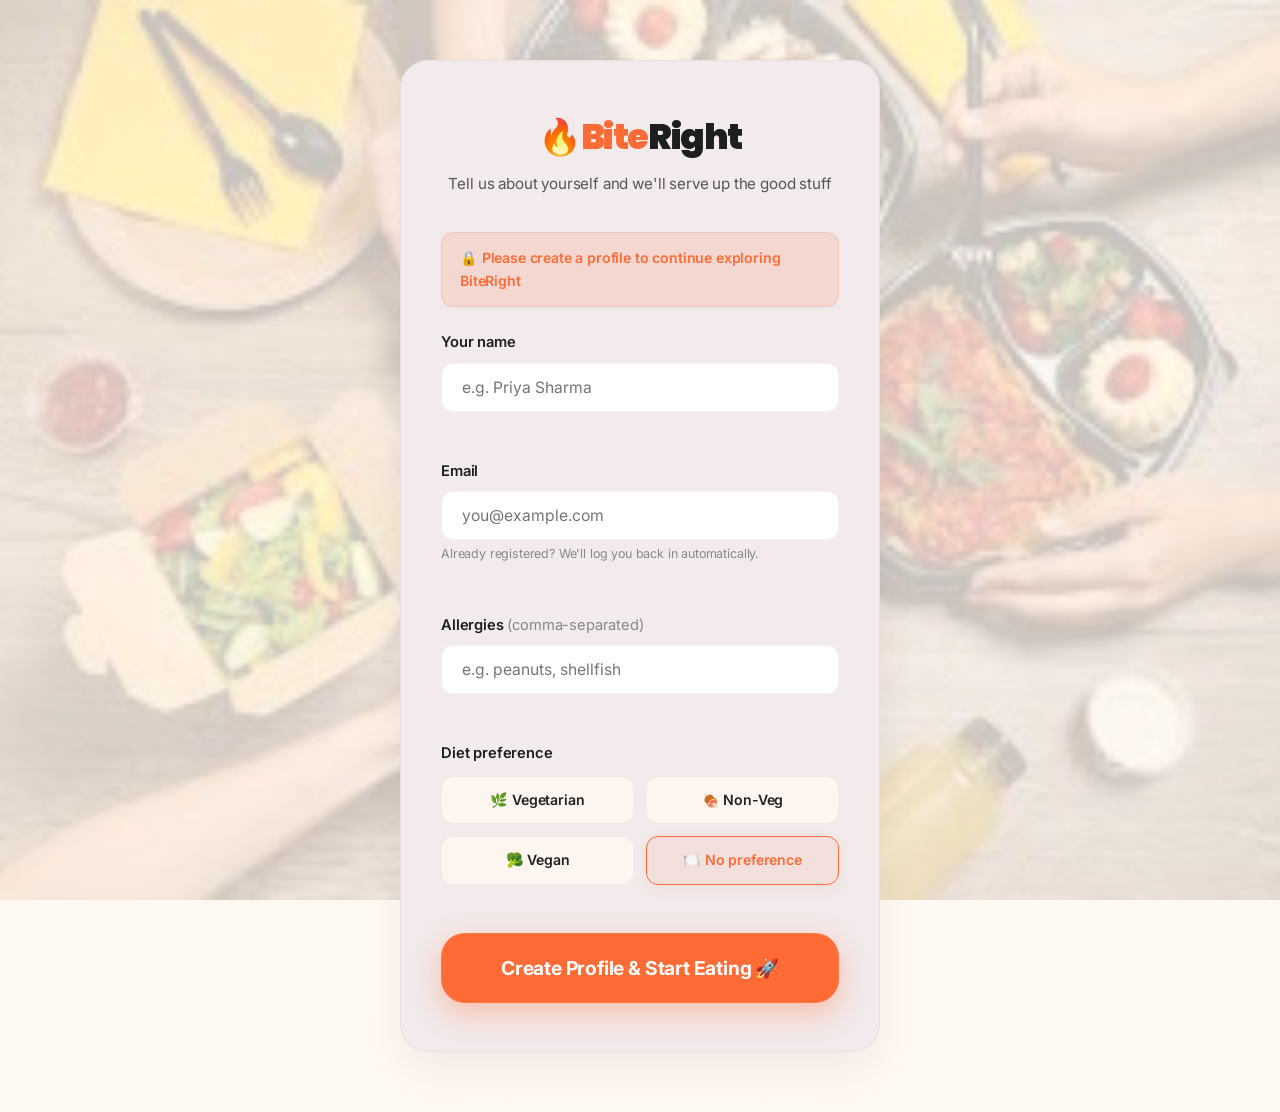
<file: templates/index.html>
<!DOCTYPE html>
<html lang="en">
<head>
<meta charset="UTF-8"/>
<meta name="viewport" content="width=device-width, initial-scale=1.0"/>
<title>BiteRight — Discover What to Eat</title>
<link rel="stylesheet" href="/static/style.css"/>
<style>
.hero { 
  position: relative;
  overflow: hidden;
  min-height: 580px;
  display: flex;
  align-items: center;
  background: var(--bg2); 
}
.hero-bg { 
  position: absolute;
  inset: 0;
  background: radial-gradient(ellipse 60% 80% at 75% 50%, rgba(255,107,53,0.16) 0%, transparent 70%),
              radial-gradient(ellipse 40% 60% at 20% 80%, rgba(46,204,113,0.08) 0%, transparent 60%), var(--bg2); 
}
.hero-emoji-grid { 
  position: absolute;
  right: 80px;
  top: 50%;
  transform: translateY(-50%); 
  display: grid;
  grid-template-columns: repeat(3, 85px);
  gap: 16px;
  opacity: 0.9; 
}
.hero-emoji-cell { 
  width: 85px;
  height: 85px; 
  background: rgba(255, 255, 255, 0.85);
  backdrop-filter: blur(8px);
  border: 1px solid rgba(255, 107, 53, 0.1);
  border-radius: 24px; 
  display: flex;
  align-items: center;
  justify-content: center;
  font-size: 2.4rem; 
  box-shadow: var(--shadow);
  animation: floatEmoji var(--dur, 4s) var(--delay, 0s) ease-in-out infinite alternate; 
}
@keyframes floatEmoji { 
  from { transform: translateY(0) rotate(0deg); } 
  to { transform: translateY(-12px) rotate(5deg); } 
}
.hero-content { 
  position: relative;
  z-index: 2;
  padding: 80px 48px;
  max-width: 620px; 
}
.hero-label { 
  display: inline-flex;
  align-items: center;
  gap: 8px; 
  background: var(--primary-glow-hd);
  border: 1px solid var(--border-hot); 
  border-radius: 100px;
  padding: 8px 18px; 
  font-size: 0.82rem;
  font-weight: 700;
  color: var(--primary);
  letter-spacing: 0.05em;
  text-transform: uppercase;
  margin-bottom: 24px; 
}
.hero-title { 
  font-family: 'Poppins', sans-serif;
  font-weight: 900;
  font-size: clamp(2.6rem, 5vw, 3.8rem);
  line-height: 1.15;
  color: var(--secondary);
  margin-bottom: 20px; 
  letter-spacing: -0.03em;
}
.hero-title em { 
  color: var(--primary); 
  font-style: normal; 
}
.hero-sub { 
  font-size: 1.1rem;
  color: var(--text-secondary);
  line-height: 1.65;
  margin-bottom: 36px; 
}
.hero-ctas { 
  display: flex;
  gap: 16px;
  flex-wrap: wrap; 
}
.hero-stats { 
  display: flex;
  gap: 36px;
  margin-top: 48px;
  padding-top: 32px;
  border-top: 1px solid var(--border); 
}
.stat-val { 
  font-family: 'Poppins', sans-serif;
  font-weight: 800;
  font-size: 1.8rem;
  color: var(--secondary); 
}
.stat-lbl { 
  font-size: 0.82rem;
  color: var(--text-secondary);
  margin-top: 4px; 
}
.search-strip { 
  background: var(--surface);
  border-bottom: 1px solid var(--border);
  padding: 24px; 
  box-shadow: var(--shadow-sm);
}
.search-strip-inner { 
  max-width: 680px;
  margin: 0 auto; 
}
.mood-grid { 
  display: grid;
  grid-template-columns: repeat(4, 1fr);
  gap: 20px; 
}
.mood-card { 
  background: var(--surface);
  border: 1px solid var(--border);
  border-radius: var(--radius); 
  padding: 32px 20px;
  text-align: center;
  cursor: pointer;
  transition: var(--transition-bounce);
  text-decoration: none;
  display: block; 
  box-shadow: var(--shadow-sm);
}
.mood-card:hover { 
  border-color: var(--c);
  transform: translateY(-6px); 
  box-shadow: 0 16px 35px color-mix(in srgb, var(--c) 25%, rgba(0,0,0,0.05)); 
  background: color-mix(in srgb, var(--c) 6%, var(--surface)); 
}
.mood-emoji { 
  font-size: 3rem;
  margin-bottom: 12px;
  display: block; 
  transition: var(--transition-bounce);
}
.mood-card:hover .mood-emoji {
  transform: scale(1.15) rotate(5deg);
}
.mood-label { 
  font-family: 'Poppins', sans-serif;
  font-weight: 700;
  font-size: 1.05rem;
  color: var(--secondary); 
}
.mood-desc  { 
  font-size: 0.82rem;
  color: var(--text-secondary);
  margin-top: 6px; 
}
.rest-card { 
  background: var(--surface);
  border: 1px solid var(--border);
  border-radius: var(--radius);
  overflow: hidden;
  transition: var(--transition-bounce);
  cursor: pointer;
  text-decoration: none;
  display: block;
  color: inherit; 
  box-shadow: var(--shadow);
}
.rest-card:hover { 
  border-color: var(--border-hot);
  transform: translateY(-6px);
  box-shadow: var(--shadow-hot); 
}
.rest-img { 
  height: 180px;
  background: linear-gradient(135deg, var(--surface-2) 0%, var(--surface) 100%);
  display: flex;
  align-items: center;
  justify-content: center;
  font-size: 4.5rem;
  position: relative; 
  border-bottom: 1px solid var(--border);
}
.rest-badge { 
  position: absolute;
  top: 14px;
  right: 14px;
  background: rgba(30,30,30,0.85);
  backdrop-filter: blur(8px);
  -webkit-backdrop-filter: blur(8px);
  border: 1px solid rgba(255, 255, 255, 0.1);
  border-radius: 100px;
  padding: 6px 12px;
  font-size: 0.78rem;
  font-weight: 700;
  color: #F1C40F; 
  box-shadow: var(--shadow-sm);
}
.rest-body  { 
  padding: 22px; 
}
.rest-name  { 
  font-family: 'Poppins', sans-serif;
  font-weight: 700;
  font-size: 1.15rem;
  color: var(--secondary);
  margin-bottom: 8px; 
}
.rest-meta  { 
  font-size: 0.88rem;
  color: var(--text-secondary);
  display: flex;
  gap: 16px;
  margin-bottom: 18px;
  flex-wrap: wrap; 
}
.feature-strip { 
  margin-top: 80px;
  padding: 44px;
  background: rgba(255, 255, 255, 0.5);
  backdrop-filter: blur(10px);
  -webkit-backdrop-filter: blur(10px);
  border: 1px solid var(--border);
  border-radius: var(--radius-lg);
  display: grid;
  grid-template-columns: repeat(3, 1fr); 
  box-shadow: var(--shadow-sm);
}
.feature-item { 
  padding: 0 36px;
  text-align: center;
  border-right: 1px solid var(--border); 
}
.feature-item:last-child { 
  border-right: none; 
}
.feature-icon  { 
  font-size: 2.2rem;
  margin-bottom: 12px; 
}
.feature-title { 
  font-family: 'Poppins', sans-serif;
  font-weight: 700;
  font-size: 1.1rem;
  margin-bottom: 8px; 
}
.feature-desc  { 
  font-size: 0.88rem;
  color: var(--text-secondary);
  line-height: 1.6; 
}
@media (max-width:900px) { 
  .hero-emoji-grid { display: none; } 
  .hero-content { padding: 60px 24px; } 
  .mood-grid { grid-template-columns: repeat(2, 1fr); } 
  .feature-strip { grid-template-columns: 1fr; padding: 20px; } 
  .feature-item { border-right: none; border-bottom: 1px solid var(--border); padding: 24px 0; } 
  .feature-item:last-child { border-bottom: none; } 
}
</style>
</head>
<body>
<script>
if (!localStorage.getItem('br_user')) {
  location.replace('login.html?next=' + encodeURIComponent(location.pathname + location.search));
}
</script>
<div id="nav-root"></div>



<section class="hero">
  <div class="hero-floats" aria-hidden="true">
    <span class="hero-float f1">🍕</span>
    <span class="hero-float f2">🍜</span>
    <span class="hero-float f3">🍰</span>
    <span class="hero-float f4">🍔</span>
    <span class="hero-float f5">🌮</span>
    <span class="hero-float f6">🍣</span>
    <span class="hero-float f7">🥐</span>
    <span class="hero-float f8">🍟</span>
    <span class="hero-float f9">🍩</span>
    <span class="hero-float f10">🍝</span>
  </div>

  <div class="hero-bg-grid"></div>
  <div class="hero-emoji-grid" id="emojiGrid"></div>
  <div class="hero-content">
    <div class="hero-label">🔥 AI-powered food picks</div>
    <h1 class="hero-title">Eat Smarter with<br><em>BiteRight</em></h1>
    <p class="hero-sub">Personalized food recommendations based on your mood, preferences and health.</p>
    <div class="hero-ctas">
      <a href="restaurants.html" class="btn btn-primary btn-lg">Explore Restaurants →</a>
      <a href="recommendations.html" class="btn btn-secondary btn-lg">Get Recommendations</a>
    </div>
    <div class="hero-stats">
      <div><div class="stat-val">50+</div><div class="stat-lbl">Restaurants</div></div>
      <div><div class="stat-val">500+</div><div class="stat-lbl">Dishes</div></div>
      <div><div class="stat-val">AI</div><div class="stat-lbl">Smart Picks</div></div>
    </div>
  </div>
</section>

<div class="search-strip">
  <div class="search-strip-inner">
    <div class="search-bar"><span class="search-icon">🔍</span><input type="text" placeholder="Search for dishes, cuisines, moods…" id="searchInput"/></div>
  </div>
</div>

<main class="page">
  <section class="mb-32 fade-up">
    <div class="section-head mb-24">
      <div><div class="section-title">What's your mood?</div><div class="section-sub">Let us pick the perfect dish for how you feel right now</div></div>
    </div>
    <div class="mood-grid" id="moodGrid"></div>
  </section>

  <section class="mb-32">
    <div class="section-head">
      <div><div class="section-title fade-up">Popular Restaurants</div><div class="section-sub fade-up-d1">Handpicked spots delivering joy, one bite at a time</div></div>
      <a href="restaurants.html" class="btn btn-ghost btn-sm">View all →</a>
    </div>
    <div class="grid-auto" id="restGrid"><div class="loader-wrap"><div class="spinner"></div></div></div>
  </section>

  <div class="feature-strip fade-up">
    <div class="feature-item"><div class="feature-icon">🧠</div><div class="feature-title">AI Recommendations</div><div class="feature-desc">Our smart engine matches dishes to your mood, time of day, and diet.</div></div>
    <div class="feature-item"><div class="feature-icon">🛡️</div><div class="feature-title">Allergy-Safe</div><div class="feature-desc">Every dish is checked against your allergies before showing up.</div></div>
    <div class="feature-item"><div class="feature-icon">⚡</div><div class="feature-title">Fast Ordering</div><div class="feature-desc">Add to cart, review, and place your order in under 60 seconds.</div></div>
  </div>
</main>

<div id="searchResults" class="hidden" style="position:fixed;inset:0;z-index:200;background:rgba(14,12,10,0.95);backdrop-filter:blur(10px);overflow-y:auto;padding:80px 24px 40px;"></div>
<div id="float-root"></div>

<script type="module">
import { renderNav, renderFloatCart, Cart, MOODS, toast, bindCartButtons, dishCard, requireAuth } from '/static/app.js';
import { getRestaurants, searchMenu } from '/static/api.js';

document.getElementById('nav-root').innerHTML  = renderNav('/index.html');
document.getElementById('float-root').innerHTML = renderFloatCart();
Cart.init();

const foodEmojis = ['🍕','🍜','🍛','🥗','🍔','🌮','🥘','🍱','🍝','🍲','🥩','🍣'];
document.getElementById('emojiGrid').innerHTML = foodEmojis.slice(0,9).map((e,i) =>
  `<div class="hero-emoji-cell" style="--dur:${3+i%3}s;--delay:${(i*0.4)%2}s">${e}</div>`).join('');

const moodDescs = { comfort:'Warm & cozy bites', healthy:'Clean & nutritious', spicy:'Turn up the heat 🔥', cheat_meal:'Guilt-free indulgence' };
document.getElementById('moodGrid').innerHTML = MOODS.map((m,i) => `
  <a href="recommendations.html?mood=${m.id}" class="mood-card fade-up-d${i%4+1}" style="--c:${m.color}">
    <span class="mood-emoji">${m.emoji}</span>
    <div class="mood-label">${m.label}</div>
    <div class="mood-desc">${moodDescs[m.id]||''}</div>
  </a>`).join('');

const EMOJI    = ['🏠','🌟','🍽️','🔥','🌿','⚡'];
const restGrid = document.getElementById('restGrid');
try {
  requireAuth();
  const list = await getRestaurants();
  restGrid.innerHTML = list.slice(0,6).map((r,i) => `
    <a class="rest-card fade-up-d${i%4+1}" href="menu.html?restaurant=${r.id}&name=${encodeURIComponent(r.name||'Restaurant')}">
      <div class="rest-img">${EMOJI[i%EMOJI.length]}<div class="rest-badge">⭐ ${r.rating ? parseFloat(r.rating).toFixed(1) : (4+Math.random()).toFixed(1)}</div></div>
      <div class="rest-body">
        <div class="rest-name">${r.name||'Restaurant'}</div>
        <div class="rest-meta"><span>🕐 ${20+Math.floor(Math.random()*20)} min</span><span>🛵 Free delivery</span></div>
        <span class="btn btn-primary btn-sm" style="pointer-events:none">View Menu →</span>
      </div>
    </a>`).join('') || '<div class="empty"><div class="empty-icon">🍽️</div><h3>No restaurants yet</h3></div>';
} catch (err) {
  if (err.message === '__auth_redirect__') { /* redirecting to login */ }
  else {
    console.error('Restaurant load error:', err);
    restGrid.innerHTML = `<div class="empty"><div class="empty-icon">⚠️</div><h3>Couldn't load restaurants</h3><p style="color:#E74C3C;font-weight:600">${err.message || err}</p></div>`;
  }
}

const searchInput   = document.getElementById('searchInput');
const searchResults = document.getElementById('searchResults');
let searchTimer;
searchInput.addEventListener('input', () => {
  clearTimeout(searchTimer);
  const q = searchInput.value.trim();
  if (!q) { searchResults.classList.add('hidden'); return; }
  searchTimer = setTimeout(async () => {
    searchResults.classList.remove('hidden');
    searchResults.innerHTML = `<div style="max-width:900px;margin:0 auto">
      <div style="display:flex;align-items:center;justify-content:space-between;margin-bottom:24px">
        <h2 style="font-family:Syne,sans-serif;font-size:1.4rem">Results for "${q}"</h2>
        <button id="closeSearch" class="btn btn-ghost btn-sm">✕ Close</button>
      </div>
      <div class="loader-wrap"><div class="spinner"></div></div></div>`;
    document.getElementById('closeSearch').onclick = () => { searchResults.classList.add('hidden'); searchInput.value=''; };
    try {
      const items = await searchMenu(q);
      const inner = searchResults.querySelector('div');
      const grid  = document.createElement('div'); grid.className='grid-auto';
      grid.innerHTML = items.map(d => dishCard(d, d.restaurant||'', '', {showAllergy:true})).join('') ||
        `<div class="empty"><div class="empty-icon">🔍</div><h3>No results for "${q}"</h3></div>`;
      inner.querySelector('.loader-wrap')?.remove();
      inner.appendChild(grid);
      bindCartButtons(grid);
    } catch { searchResults.querySelector('.loader-wrap').innerHTML = `<p class="text-muted">Search failed.</p>`; }
  }, 400);
});
document.addEventListener('keydown', e => { if(e.key==='Escape'){searchResults.classList.add('hidden');searchInput.value='';} });
</script>
</body>
</html>
</file>
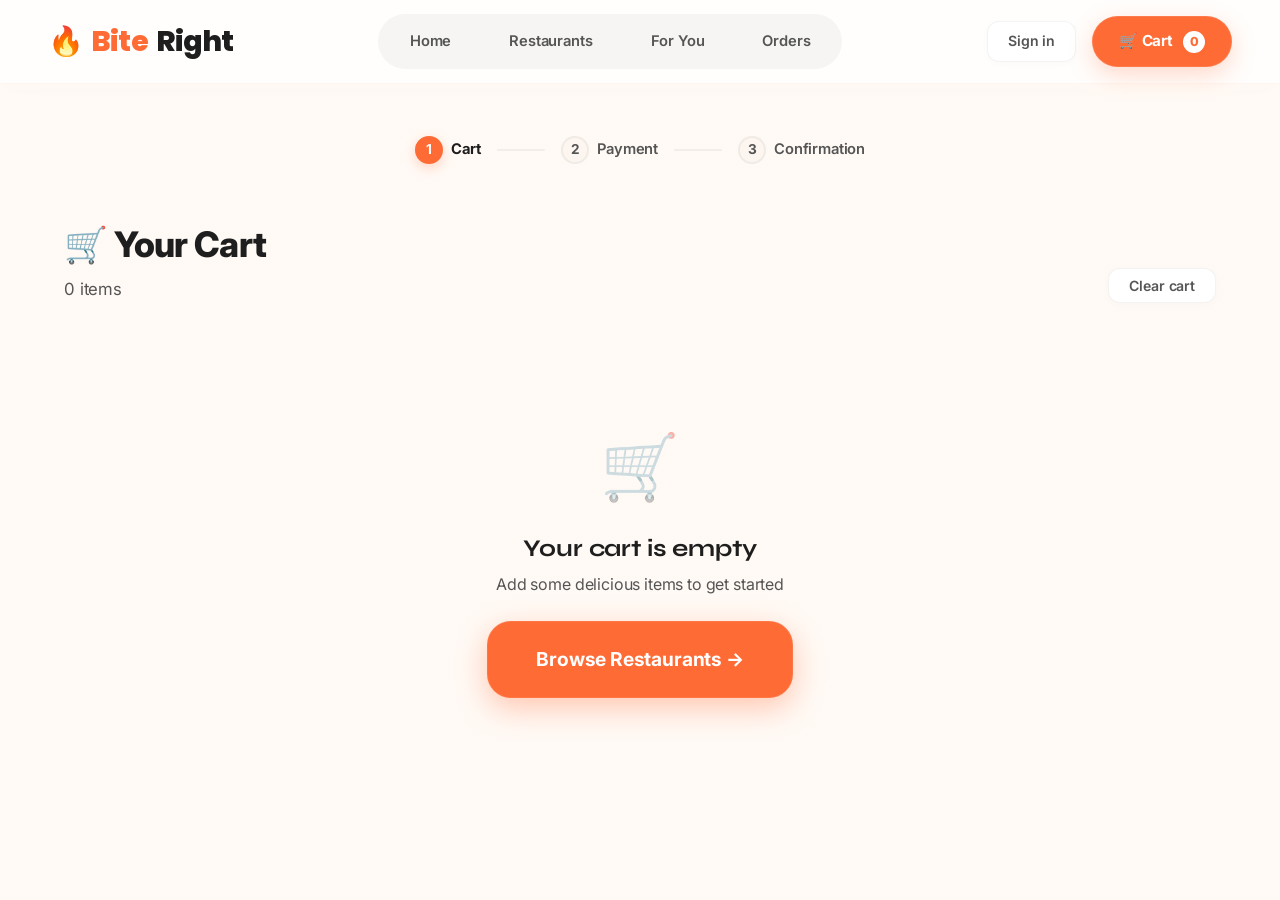
<file: templates/cart.html>
<!DOCTYPE html>
<html lang="en">
<head>
<meta charset="UTF-8"/>
<meta name="viewport" content="width=device-width, initial-scale=1.0"/>
<title>BiteRight — Cart</title>
<link rel="stylesheet" href="/static/style.css"/>
<style>
.cart-layout { 
  display: grid;
  grid-template-columns: 1fr 380px;
  gap: 32px;
  align-items: start; 
}
.cart-item { 
  background: var(--surface);
  border: 1px solid var(--border);
  border-radius: var(--radius);
  padding: 22px;
  display: flex;
  gap: 20px;
  align-items: flex-start;
  transition: var(--transition-bounce); 
  box-shadow: var(--shadow-sm);
}
.cart-item:hover { 
  border-color: var(--border-hot); 
  transform: translateY(-2px);
  box-shadow: var(--shadow);
}
.ci-emoji { 
  width: 60px;
  height: 60px;
  background: var(--surface-2);
  border-radius: var(--radius-sm);
  display: flex;
  align-items: center;
  justify-content: center;
  font-size: 2.2rem;
  flex-shrink: 0; 
  border: 1px solid var(--border);
}
.ci-info  { 
  flex: 1;
  min-width: 0; 
}
.ci-name  { 
  font-family: 'Poppins', sans-serif;
  font-weight: 700;
  font-size: 1.1rem;
  margin-bottom: 6px; 
  color: var(--secondary);
}
.ci-rest  { 
  font-size: 0.82rem;
  color: var(--text-secondary);
  margin-bottom: 8px; 
  font-weight: 500;
}
.ci-mods  { 
  font-size: 0.82rem;
  color: var(--text-secondary);
  margin-bottom: 8px;
  line-height: 1.6; 
}
.ci-mods .mod-pill { 
  display: inline-block;
  background: var(--surface-2);
  border: 1px solid var(--border);
  border-radius: 100px;
  padding: 2px 10px;
  margin: 2px 6px 2px 0;
  font-size: 0.75rem; 
  font-weight: 600;
  color: var(--text-secondary);
}
.ci-notes { 
  font-size: 0.82rem;
  color: var(--primary);
  font-style: italic;
  margin-bottom: 8px; 
  font-weight: 500;
}
.ci-price { 
  font-size: 1.1rem;
  font-weight: 800;
  color: var(--primary); 
}
.qty-ctrl { 
  display: flex;
  align-items: center;
  gap: 12px; 
}
.qty-btn  { 
  width: 32px;
  height: 32px;
  border-radius: 50%;
  border: 1.5px solid var(--border);
  background: var(--surface-2);
  color: var(--secondary);
  cursor: pointer;
  font-size: 1.1rem;
  font-weight: 700;
  display: flex;
  align-items: center;
  justify-content: center;
  transition: var(--transition-bounce); 
}
.qty-btn:hover { 
  border-color: var(--primary);
  color: var(--primary);
  background: var(--primary-glow); 
  transform: scale(1.08);
}
.qty-val  { 
  font-weight: 800;
  min-width: 24px;
  text-align: center;
  font-size: 1.05rem; 
}
.remove-btn { 
  background: none;
  border: none;
  color: var(--text-muted);
  cursor: pointer;
  font-size: 1.25rem;
  padding: 6px;
  transition: var(--transition);
  border-radius: 8px; 
}
.remove-btn:hover { 
  color: var(--danger);
  background: var(--danger-soft); 
}
.order-summary { 
  background: var(--surface);
  border: 1px solid var(--border);
  border-radius: var(--radius-lg);
  padding: 32px;
  position: sticky;
  top: 108px; 
  box-shadow: var(--shadow-md);
}
.os-title { 
  font-family: 'Poppins', sans-serif;
  font-weight: 800;
  font-size: 1.3rem;
  margin-bottom: 24px; 
  color: var(--secondary);
}
.os-row   { 
  display: flex;
  justify-content: space-between;
  align-items: center;
  padding: 12px 0;
  border-bottom: 1px solid var(--border);
  font-size: 0.95rem;
  color: var(--text-secondary); 
  font-weight: 500;
}
.os-total     { 
  font-family: 'Poppins', sans-serif;
  font-size: 1.05rem;
  font-weight: 700;
  color: var(--secondary); 
}
.os-total-val { 
  font-family: 'Poppins', sans-serif;
  font-size: 1.5rem;
  font-weight: 900;
  color: var(--primary); 
}
.place-order-btn { 
  position: relative;
  overflow: hidden; 
}
@media (max-width:900px) { 
  .cart-layout { grid-template-columns: 1fr; } 
  .order-summary { position: relative; top: 0; } 
}
</style>
</head>
<body>
<div id="nav-root"></div>

<main class="page">
  <div class="progress-stepper fade-up">
    <div class="step-item active">
      <span class="step-num">1</span>
      <span class="step-label">Cart</span>
    </div>
    <div class="step-divider"></div>
    <div class="step-item">
      <span class="step-num">2</span>
      <span class="step-label">Payment</span>
    </div>
    <div class="step-divider"></div>
    <div class="step-item">
      <span class="step-num">3</span>
      <span class="step-label">Confirmation</span>
    </div>
  </div>

  <div class="section-head mb-32 fade-up">
    <div>
      <div class="section-title">🛒 Your Cart</div>
      <div class="section-sub" id="cartSubtitle">Loading…</div>
    </div>
    <button class="btn btn-ghost btn-sm" id="clearBtn">Clear cart</button>
  </div>

  <div id="emptyCart" class="hidden" style="text-align:center;padding:80px 20px">
    <div style="font-size:4rem;margin-bottom:16px;opacity:.4">🛒</div>
    <h2 style="font-family:'Syne',sans-serif;font-size:1.5rem;margin-bottom:8px">Your cart is empty</h2>
    <p style="color:var(--text2);margin-bottom:24px">Add some delicious items to get started</p>
    <a href="/restaurants.html" class="btn btn-primary btn-lg">Browse Restaurants →</a>
  </div>

  <div class="cart-layout" id="cartLayout">
    <div id="cartItems" style="display:flex;flex-direction:column;gap:14px;"></div>
    <div class="order-summary fade-up-d2">
      <div class="os-title">Order Summary</div>
      <div class="os-row"><span>Subtotal</span><span id="osSubtotal">₹0</span></div>
      <div class="os-row"><span>Delivery fee</span><span style="color:#2ECC71">FREE</span></div>
      <div class="os-row"><span>Taxes (5%)</span><span id="osTax">₹0</span></div>
      <div class="os-row" style="border:none;padding-top:14px">
        <span class="os-total">Total</span>
        <span class="os-total-val" id="osTotal">₹0</span>
      </div>
      <button class="btn btn-primary btn-full btn-lg place-order-btn mt-16" id="checkoutBtn">
        Choose Delivery Address →
      </button>
      <p style="text-align:center;font-size:0.78rem;color:var(--text3);margin-top:12px">Estimated delivery: 25–35 min</p>
    </div>
  </div>
</main>

<script type="module">
import { renderNav, Cart, User, toast, fmt, isVeg } from '/static/app.js';
import { createOrder } from '/static/api.js';

document.getElementById('nav-root').innerHTML = renderNav('/cart.html');
Cart.init();
const fmt2 = n => `₹${Number(n).toLocaleString('en-IN')}`;

function render() {
  const items    = Cart.get();
  const subtitle = document.getElementById('cartSubtitle');
  const layout   = document.getElementById('cartLayout');
  const empty    = document.getElementById('emptyCart');

  if (!items.length) {
    layout.classList.add('hidden');
    empty.classList.remove('hidden');
    subtitle.textContent = '0 items';
    return;
  }
  layout.classList.remove('hidden');
  empty.classList.add('hidden');
  subtitle.textContent = `${Cart.count()} item${Cart.count() === 1 ? '' : 's'}`;

  document.getElementById('cartItems').innerHTML = items.map(item => {
    const mods = (item.ingredient_option_names || []);
    const modsHtml = mods.length
      ? `<div class="ci-mods">With: ${mods.map(n => `<span class="mod-pill">${n}</span>`).join('')}</div>`
      : '';
    const notesHtml = item.special_instructions
      ? `<div class="ci-notes">📝 ${item.special_instructions}</div>` : '';
    return `
    <div class="cart-item fade-up" data-key="${item.lineKey}">
      <div class="ci-emoji">${isVeg(item.diet_tags) ? '🥦' : '🍗'}</div>
      <div class="ci-info">
        <div class="ci-name">${item.name}</div>
        <div class="ci-rest">${item.restaurantName || 'Restaurant'}</div>
        ${modsHtml}${notesHtml}
        <div class="ci-price">${fmt2(Cart.lineTotal(item))}</div>
      </div>
      <div class="qty-ctrl">
        <button class="qty-btn" data-action="dec" data-key="${item.lineKey}">−</button>
        <span class="qty-val">${item.qty}</span>
        <button class="qty-btn" data-action="inc" data-key="${item.lineKey}">+</button>
      </div>
      <button class="remove-btn" data-remove="${item.lineKey}" title="Remove">🗑</button>
    </div>`;
  }).join('');

  const sub = Cart.total();
  const tax = Math.round(sub * 0.05);
  document.getElementById('osSubtotal').textContent = fmt2(sub);
  document.getElementById('osTax').textContent      = fmt2(tax);
  document.getElementById('osTotal').textContent    = fmt2(sub + tax);
}

render();

document.getElementById('cartItems').addEventListener('click', e => {
  const incDec = e.target.closest('[data-action]');
  if (incDec) {
    const key  = incDec.dataset.key;
    const item = Cart.get().find(i => i.lineKey === key);
    if (!item) return;
    Cart.updateQty(key, item.qty + (incDec.dataset.action === 'inc' ? 1 : -1));
    render();
  }
  const rem = e.target.closest('[data-remove]');
  if (rem) { Cart.remove(rem.dataset.remove); render(); toast('Item removed', 'info'); }
});

document.getElementById('clearBtn').addEventListener('click', () => {
  Cart.clear(); render(); toast('Cart cleared', 'info');
});

document.getElementById('checkoutBtn').addEventListener('click', () => {
  const user  = User.get();
  const items = Cart.get();
  if (!user)         { toast('Please log in first!', 'error'); location.href = '/login.html?next=/cart.html'; return; }
  if (!items.length) { toast('Cart is empty!',       'error'); return; }
  // Move to address selection — order is created after an address is chosen.
  location.href = '/addresses.html?from=cart';
});

// Legacy createOrder kept here for reference but no longer triggered from this page.
async function _legacyCheckout(){
  const items = Cart.get();
  const restaurantId = items[0]?.restaurantId ?? null;
  try {
    const order = await createOrder(items, restaurantId);
    location.href = `/payment.html?order=${order.id}`;
  } catch (e) {
    btn.disabled = false;
    btn.textContent = 'Choose Delivery Address →';
    if (e.message && (e.message.includes('sign in') || e.status === 401)) {
      User.clear();
      toast('Session expired — please sign in again.', 'error');
      setTimeout(() => location.replace('/login.html?next=/cart.html&reason=session_expired'), 1500);
    } else {
      toast(`Checkout failed: ${e.message}`, 'error');
    }
  }
}
</script>
</body>
</html>
</file>
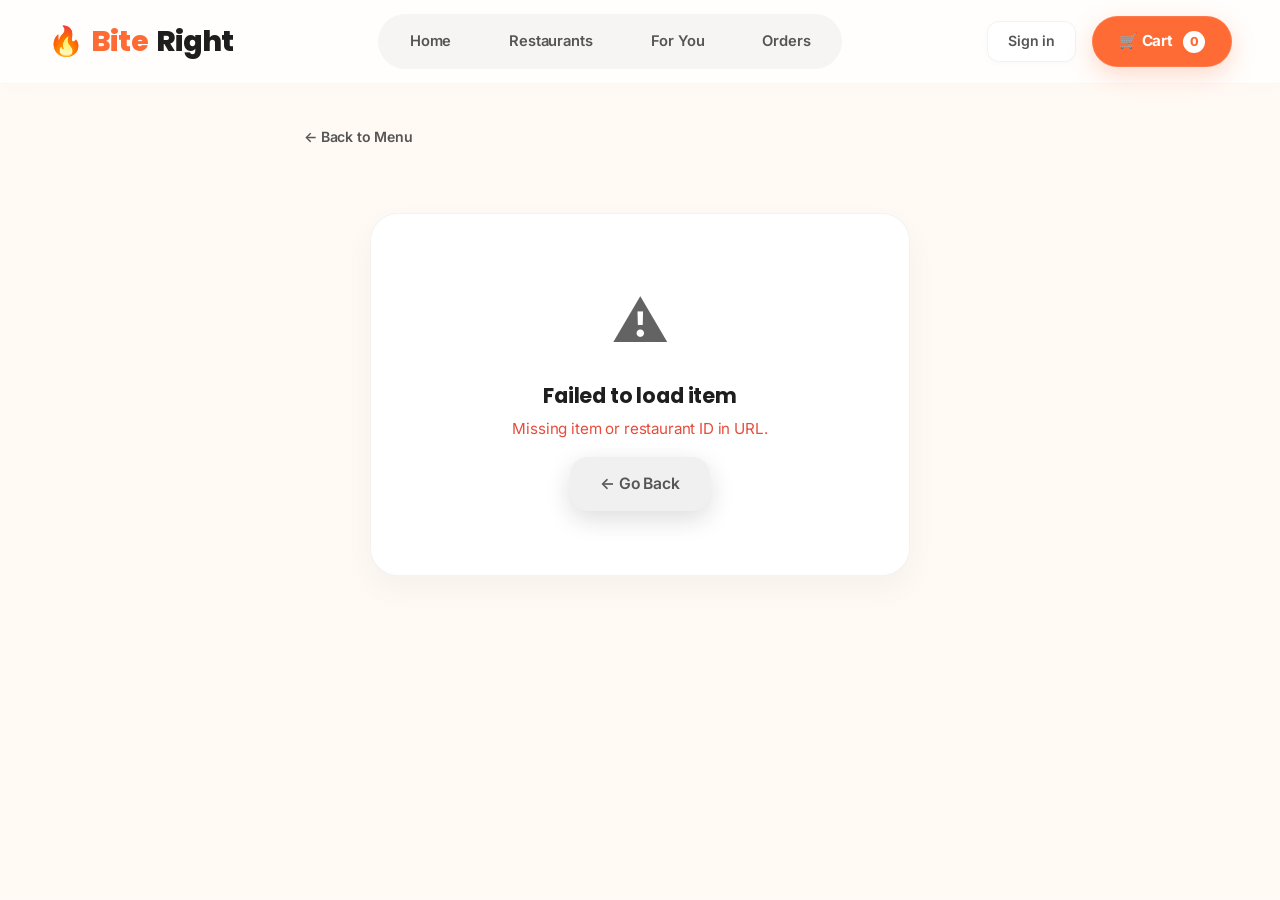
<file: templates/item.html>
<!DOCTYPE html>
<html lang="en">
<head>
<meta charset="UTF-8"/>
<meta name="viewport" content="width=device-width, initial-scale=1.0"/>
<title>BiteRight — Item</title>
<link rel="stylesheet" href="/static/style.css"/>
<style>
.item-page { 
  max-width: 720px;
  margin: 0 auto;
  padding: 40px 24px 120px; 
}
.back-link { 
  font-size: 0.88rem;
  color: var(--text-secondary);
  text-decoration: none;
  display: inline-flex;
  align-items: center;
  gap: 6px;
  margin-bottom: 24px;
  font-weight: 600;
  transition: var(--transition); 
}
.back-link:hover { 
  color: var(--primary); 
  transform: translateX(-4px);
}
.item-card { 
  background: var(--surface);
  border: 1px solid var(--border);
  border-radius: var(--radius-lg);
  overflow: hidden; 
  box-shadow: var(--shadow-md);
}
.item-hero { 
  height: 240px;
  background: linear-gradient(135deg, var(--bg2), var(--surface-2));
  display: flex;
  align-items: center;
  justify-content: center;
  font-size: 7.5rem;
  position: relative; 
  border-bottom: 1px solid var(--border);
}
.item-dot { 
  position: absolute;
  top: 18px;
  left: 18px;
  width: 20px;
  height: 20px;
  border-radius: 4px;
  border: 2.5px solid; 
  display: flex;
  align-items: center;
  justify-content: center;
}
.item-dot::after {
  content: '';
  width: 8px;
  height: 8px;
  border-radius: 50%;
  display: block;
}
.item-dot.veg { 
  border-color: var(--accent); 
}
.item-dot.veg::after {
  background: var(--accent);
}
.item-dot.nonveg { 
  border-color: var(--danger); 
}
.item-dot.nonveg::after {
  background: var(--danger);
}
.item-body { 
  padding: 36px; 
}
.item-name  { 
  font-family: 'Poppins', sans-serif;
  font-weight: 900;
  font-size: 1.8rem;
  margin-bottom: 10px; 
  letter-spacing: -0.02em;
  color: var(--secondary);
}
.item-price { 
  font-size: 1.6rem;
  font-weight: 800;
  color: var(--primary);
  margin-bottom: 20px; 
}
.item-tags  { 
  display: flex;
  gap: 8px;
  flex-wrap: wrap;
  margin-bottom: 24px; 
}
.item-section { 
  margin-bottom: 28px; 
}
.item-section h4 { 
  font-family: 'Poppins', sans-serif;
  font-weight: 700;
  font-size: 0.88rem;
  color: var(--text-muted);
  text-transform: uppercase;
  letter-spacing: 0.08em;
  margin-bottom: 14px; 
}
.item-section p  { 
  font-size: 0.98rem;
  color: var(--text-secondary);
  line-height: 1.6; 
}
.ingredient-list { 
  display: flex;
  gap: 8px;
  flex-wrap: wrap; 
}
.ingredient-pill { 
  background: var(--surface-2);
  border: 1.5px solid var(--border);
  border-radius: 100px;
  padding: 6px 16px;
  font-size: 0.85rem;
  color: var(--text-secondary); 
  font-weight: 600;
}
.ingredient-pill.danger { 
  background: var(--danger-soft);
  border-color: rgba(231, 76, 60, 0.25);
  color: var(--danger);
  font-weight: 700; 
}
.ing-options { 
  display: grid;
  grid-template-columns: repeat(2, 1fr);
  gap: 12px; 
}
.ing-opt { 
  display: flex;
  align-items: center;
  gap: 12px;
  padding: 14px 18px;
  background: var(--surface-2);
  border: 1.5px solid var(--border);
  border-radius: var(--radius);
  cursor: pointer;
  transition: var(--transition-bounce);
  font-size: 0.92rem; 
  box-shadow: var(--shadow-sm);
}
.ing-opt:hover { 
  border-color: var(--primary-light); 
  transform: translateY(-2px);
}
.ing-opt input { 
  width: 18px;
  height: 18px;
  accent-color: var(--primary);
  cursor: pointer; 
}
.ing-opt input:checked + .ing-opt-label { 
  color: var(--text);
  font-weight: 700; 
}
.ing-opt-label { 
  flex: 1;
  color: var(--text-secondary); 
  font-weight: 600;
}
.ing-opt-extra { 
  font-size: 0.8rem;
  color: var(--primary);
  font-weight: 700; 
}
.ing-opt.danger { 
  border-color: rgba(231, 76, 60, 0.25);
  background: rgba(231, 76, 60, 0.03); 
}
.ing-opt.danger:hover {
  border-color: var(--danger);
}
.qty-row { 
  display: flex;
  align-items: center;
  gap: 16px;
  margin-bottom: 24px; 
}
.qty-ctrl  { 
  display: flex;
  align-items: center;
  gap: 14px; 
}
.qty-btn   { 
  width: 40px;
  height: 40px;
  border-radius: 50%;
  border: 1.5px solid var(--border);
  background: var(--surface-2);
  color: var(--secondary);
  cursor: pointer;
  font-size: 1.3rem;
  font-weight: 700;
  display: flex;
  align-items: center;
  justify-content: center;
  transition: var(--transition-bounce); 
}
.qty-btn:hover { 
  border-color: var(--primary);
  color: var(--primary);
  background: var(--primary-glow); 
  transform: scale(1.05);
}
.qty-val   { 
  font-family: 'Poppins', sans-serif;
  font-size: 1.3rem;
  font-weight: 800;
  min-width: 32px;
  text-align: center; 
}
.notes-area { 
  width: 100%;
  background: var(--surface-2);
  border: 1.5px solid var(--border);
  border-radius: var(--radius);
  padding: 14px 18px;
  color: var(--text);
  font-family: 'Inter', sans-serif;
  font-size: 0.95rem;
  resize: vertical;
  min-height: 90px;
  transition: var(--transition);
  outline: none; 
}
.notes-area:focus { 
  border-color: var(--primary-light);
  background: var(--surface-hover); 
  box-shadow: 0 0 0 4px var(--primary-glow-hd);
}
.add-bar { 
  position: fixed;
  bottom: 0;
  left: 0;
  right: 0;
  padding: 20px 48px;
  background: rgba(255, 248, 242, 0.85);
  backdrop-filter: blur(20px);
  -webkit-backdrop-filter: blur(20px);
  border-top: 1px solid rgba(255, 107, 53, 0.08);
  display: flex;
  gap: 24px;
  align-items: center;
  justify-content: center;
  z-index: 100; 
  box-shadow: 0 -10px 30px rgba(30, 30, 30, 0.03);
}
.add-bar-price { 
  font-family: 'Poppins', sans-serif;
  font-size: 1.3rem;
  font-weight: 900;
  color: var(--primary);
  min-width: 100px; 
}
.allergy-warning { 
  background: var(--danger-soft);
  border: 1px solid rgba(231, 76, 60, 0.25);
  border-radius: var(--radius);
  padding: 14px 18px;
  margin-bottom: 24px;
  font-size: 0.92rem;
  color: var(--danger);
  font-weight: 600;
  display: none; 
  box-shadow: var(--shadow-sm);
}
.allergy-warning.show { 
  display: block; 
}
@media (max-width:520px) { 
  .ing-options { grid-template-columns: 1fr; } 
  .add-bar { padding: 16px 20px; }
}
</style>
</head>
<body>
<div id="nav-root"></div>

<div class="item-page">
  <a id="backLink" href="javascript:history.back()" class="back-link">← Back to Menu</a>
  <div id="itemContent">
    <div class="loader-wrap"><div class="spinner"></div></div>
  </div>
</div>

<div class="add-bar" id="addBar" style="display:none">
  <span class="add-bar-price" id="addBarPrice">₹0</span>
  <button class="btn btn-primary btn-lg" id="addToCartBtn" style="flex:1;max-width:320px">
    🛒 Add to Cart
  </button>
</div>

<div id="float-root"></div>
<script type="module">
import { renderNav, renderFloatCart, Cart, User, toast, dietLabel, dietDotClass, dietEmoji, dietTagClass } from '/static/app.js';
import { getMenu } from '/static/api.js';

document.getElementById('nav-root').innerHTML   = renderNav('');
document.getElementById('float-root').innerHTML = renderFloatCart();
Cart.init();

const params   = new URLSearchParams(location.search);
const itemId   = parseInt(params.get('id'));
const restId   = params.get('restaurant');
const restName = decodeURIComponent(params.get('restaurantName') || 'Restaurant');
const itemEl   = document.getElementById('itemContent');

document.getElementById('backLink').href =
  `/menu.html?restaurant=${restId}&name=${encodeURIComponent(restName)}`;

function showError(msg) {
  itemEl.innerHTML = `
    <div class="empty">
      <div class="empty-icon">⚠️</div>
      <h3>Failed to load item</h3>
      <p style="color:#E74C3C">${msg}</p>
      <a href="javascript:history.back()" class="btn btn-secondary mt-16">← Go Back</a>
    </div>`;
}

if (!restId || isNaN(itemId)) {
  showError('Missing item or restaurant ID in URL.');
} else {
  let qty = 1;

  getMenu(restId)
    .then(items => {
      const dish = items.find(d => d.id === itemId);
      if (!dish) { showError('This dish may no longer be available.'); return; }

      document.title = `BiteRight — ${dish.name}`;

      const user        = User.get();
      const userAllergy = (user?.allergies || '').toLowerCase().trim();
      const allergyList = userAllergy ? userAllergy.split(',').map(a => a.trim()).filter(Boolean) : [];
      const containsAllergen = (text) => {
        const lower = (text || '').toLowerCase();
        return allergyList.filter(a => lower.includes(a));
      };

      const ingredientsText = (dish.ingredients || '').toLowerCase();
      const allergyHits = containsAllergen(ingredientsText);
      const allergyWarning = allergyHits.length
        ? `<div class="allergy-warning show">⚠️ Contains your allergens: <strong>${allergyHits.join(', ')}</strong></div>`
        : '';

      const ingList = dish.ingredients
        ? dish.ingredients.split(',').map(ing => {
            const t = ing.trim();
            const danger = containsAllergen(t).length > 0;
            return `<span class="ingredient-pill ${danger ? 'danger' : ''}">${t}</span>`;
          }).join('')
        : '<span style="color:var(--text2);font-size:0.88rem">No ingredients listed</span>';

      const options = Array.isArray(dish.ingredient_options) ? dish.ingredient_options : [];
      const customizationHtml = options.length ? `
        <div class="item-section">
          <h4>Customize Ingredients</h4>
          <div class="ing-options" id="ingOptions">
            ${options.map(opt => {
              const danger = containsAllergen(opt.name).length > 0;
              const extra = Number(opt.extra_price) > 0 ? `<span class="ing-opt-extra">+₹${opt.extra_price}</span>` : '';
              return `
                <label class="ing-opt ${danger ? 'danger' : ''}">
                  <input type="checkbox" data-opt-id="${opt.id}" data-opt-name="${opt.name}" data-extra="${opt.extra_price}" ${opt.is_default ? 'checked' : ''}/>
                  <span class="ing-opt-label">${opt.name}${danger ? ' ⚠️' : ''}</span>
                  ${extra}
                </label>`;
            }).join('')}
          </div>
          <p style="font-size:0.78rem;color:var(--text3);margin-top:8px">Tick to include. Toppings with + price add to your total.</p>
        </div>` : '';

      itemEl.innerHTML = `
        <div class="item-card fade-up">
          <div class="item-hero">
            <span>${dietEmoji(dish.diet_tags)}</span>
            <div class="item-dot ${dietDotClass(dish.diet_tags)}"></div>
          </div>
          <div class="item-body">
            <h1 class="item-name">${dish.name}</h1>
            <div class="item-price">₹${dish.price}</div>
            <div class="item-tags">
              <span class="tag ${dietTagClass(dish.diet_tags)}">${dietLabel(dish.diet_tags)}</span>
              ${dish.mood_tags ? `<span class="tag tag-mood">${dish.mood_tags}</span>` : ''}
            </div>
            ${allergyWarning}
            <div class="item-section">
              <h4>Ingredients</h4>
              <div class="ingredient-list">${ingList}</div>
            </div>
            ${customizationHtml}
            <div class="item-section">
              <h4>Quantity</h4>
              <div class="qty-row">
                <div class="qty-ctrl">
                  <button class="qty-btn" id="qtyDec">−</button>
                  <span class="qty-val" id="qtyVal">1</span>
                  <button class="qty-btn" id="qtyInc">+</button>
                </div>
              </div>
            </div>
            <div class="item-section">
              <h4>Special Instructions (optional)</h4>
              <textarea class="notes-area" id="notesInput"
                placeholder="e.g. Less spicy, no onion, extra sauce…" maxlength="200"></textarea>
            </div>
          </div>
        </div>`;

      const basePrice = parseFloat(dish.price);
      const optsContainer = document.getElementById('ingOptions');

      function selectedOptions() {
        if (!optsContainer) return [];
        return Array.from(optsContainer.querySelectorAll('input[type=checkbox]:checked'))
          .map(cb => ({
            id:    parseInt(cb.dataset.optId),
            name:  cb.dataset.optName,
            extra: parseFloat(cb.dataset.extra || 0),
          }));
      }
      function extrasTotal() {
        return selectedOptions().reduce((s, o) => s + o.extra, 0);
      }
      function refreshBar() {
        const unit = basePrice + extrasTotal();
        document.getElementById('addBarPrice').textContent =
          `₹${(unit * qty).toLocaleString('en-IN')}`;
      }

      document.getElementById('addBar').style.display = 'flex';
      refreshBar();
      if (optsContainer) optsContainer.addEventListener('change', refreshBar);

      document.getElementById('qtyDec').addEventListener('click', () => {
        if (qty > 1) { qty--; document.getElementById('qtyVal').textContent = qty; refreshBar(); }
      });
      document.getElementById('qtyInc').addEventListener('click', () => {
        qty++; document.getElementById('qtyVal').textContent = qty; refreshBar();
      });

      document.getElementById('addToCartBtn').addEventListener('click', () => {
        const notes  = document.getElementById('notesInput').value.trim();
        const picked = selectedOptions();
        Cart.add({
          id:          dish.id,
          name:        dish.name,
          price:       basePrice,
          diet_tags:   dish.diet_tags || '',
          mood_tags:   dish.mood_tags || '',
          ingredients: dish.ingredients || '',
          ingredient_option_ids:   picked.map(o => o.id),
          ingredient_option_names: picked.map(o => o.name),
          ingredient_extra_total:  extrasTotal(),
          special_instructions:    notes,
          qty,
        }, restId, restName);
        toast(`${qty}× ${dish.name} added to cart!`, 'cart');
        setTimeout(() => location.href = `/menu.html?restaurant=${restId}&name=${encodeURIComponent(restName)}`, 600);
      });
    })
    .catch(e => showError(e.message));
}
</script>
</body>
</html>
</file>
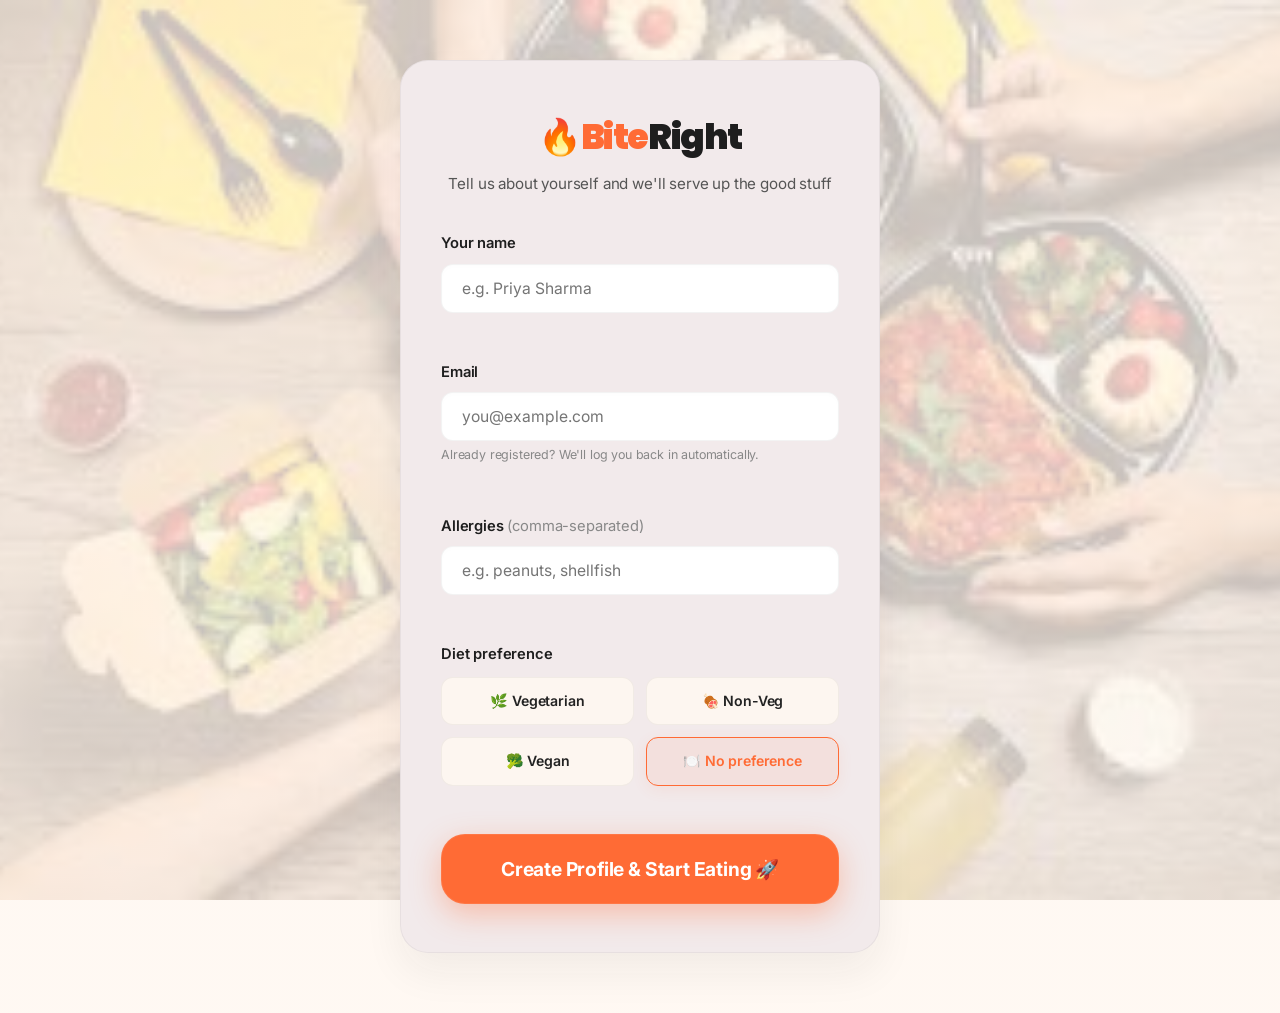
<file: templates/login.html>
<!DOCTYPE html>
<html lang="en">
<head>
<meta charset="UTF-8"/>
<meta name="viewport" content="width=device-width, initial-scale=1.0"/>
<title>BiteRight — Sign In</title>
<link rel="stylesheet" href="/static/style.css"/>
<style>
.login-wrap { 
  min-height: calc(100vh - 84px); 
  display: flex;
  align-items: center;
  justify-content: center; 
  padding: 60px 24px;
  background:
    linear-gradient(rgba(255, 248, 242, 0.78), rgba(255, 248, 242, 0.78)),
    url('[data-uri]') center / cover no-repeat fixed;
}
.login-card { 
  width: 100%;
  max-width: 480px; 
  background: var(--surface);
  background-color: rgb(242, 234, 235);
  border: 1px solid var(--border); 
  border-radius: var(--radius-lg);
  padding: 48px 40px; 
  box-shadow: var(--shadow-md);
  animation: fadeInUp 0.6s cubic-bezier(0.16, 1, 0.3, 1) both; 
}
.login-header { 
  text-align: center;
  margin-bottom: 36px; 
}
.login-logo { 
  font-family: 'Poppins', sans-serif;
  font-weight: 900;
  font-size: 2.2rem;
  margin-bottom: 8px; 
  letter-spacing: -0.04em;
  color: var(--secondary);
}
.login-logo span { 
  color: var(--primary); 
}
.login-tagline { 
  font-size: 0.95rem;
  color: var(--text-secondary); 
  line-height: 1.5;
}
.login-form { 
  display: flex;
  flex-direction: column;
  gap: 24px; 
}
.diet-options { 
  display: grid;
  grid-template-columns: repeat(2, 1fr);
  gap: 12px; 
}
.diet-option { 
  position: relative; 
}
.diet-option input[type="radio"] { 
  position: absolute;
  opacity: 0; 
}
.diet-option label { 
  display: flex;
  align-items: center;
  justify-content: center;
  gap: 8px; 
  padding: 12px 10px;
  border-radius: var(--radius-sm); 
  border: 1.5px solid var(--border);
  background: var(--surface-2); 
  cursor: pointer;
  font-size: 0.88rem;
  font-weight: 600;
  transition: var(--transition-bounce); 
}
.diet-option label:hover {
  transform: translateY(-2px);
  border-color: var(--primary-light);
}
.diet-option input:checked + label { 
  border-color: var(--primary);
  background: var(--primary-glow);
  color: var(--primary); 
  box-shadow: 0 4px 15px rgba(255, 107, 53, 0.08);
}
.user-card { 
  background: var(--surface-2);
  border: 1px solid var(--border-hot); 
  border-radius: var(--radius);
  padding: 24px; 
  display: none;
  flex-direction: column;
  gap: 16px; 
  box-shadow: var(--shadow-sm);
}
.user-card.visible { 
  display: flex; 
}
.alert-banner { 
  background: var(--primary-glow-hd);
  border: 1px solid var(--border-hot); 
  border-radius: var(--radius-sm);
  padding: 14px 18px; 
  font-size: 0.88rem;
  font-weight: 600;
  color: var(--primary); 
  display: flex;
  align-items: center;
  gap: 10px; 
  box-shadow: var(--shadow-sm);
}
@media (max-width: 480px) { 
  .login-card { padding: 32px 20px; } 
}
</style>
</head>
<body>
<!-- <nav class="nav" style="height: 84px;">
  <a href="/index.html" class="nav-logo">🔥<span>Bite</span>Right</a>
</nav> -->

<div class="login-wrap">
  <div class="login-card">
    <div class="login-header">
      <div class="login-logo">🔥<span>Bite</span>Right</div>
      <div class="login-tagline">Tell us about yourself and we'll serve up the good stuff</div>
    </div>

    <div class="user-card" id="userCard">
      <div style="font-family:'Poppins',sans-serif;font-weight:700;font-size:1.2rem;color:var(--secondary);" id="ucName"></div>
      <div style="font-size:0.9rem;color:var(--text-secondary);line-height:1.5;" id="ucDetail"></div>
      <div style="display:flex;gap:12px;margin-top:8px">
        <a id="ucContinueBtn" href="/restaurants.html" class="btn btn-primary btn-sm">Continue →</a>
        <button class="btn btn-ghost btn-sm" id="logoutBtn">Log out</button>
      </div>
    </div>

    <form class="login-form" id="loginForm">
      <div id="alertBanner" class="alert-banner hidden">
        🔒 Please create a profile to continue exploring BiteRight
      </div>
      <div class="form-group">
        <label class="form-label">Your name</label>
        <input type="text" class="form-input" id="nameInput" placeholder="e.g. Priya Sharma" required/>
      </div>
      <div class="form-group">
        <label class="form-label">Email</label>
        <input type="email" class="form-input" id="emailInput" placeholder="you@example.com" required/>
        <small style="color:var(--text3);font-size:0.78rem">Already registered? We'll log you back in automatically.</small>
      </div>
      <div class="form-group">
        <label class="form-label">Allergies <span style="color:var(--text3);font-weight:400;text-transform:none">(comma-separated)</span></label>
        <input type="text" class="form-input" id="allergyInput" placeholder="e.g. peanuts, shellfish"/>
      </div>
      <div class="form-group">
        <label class="form-label" style="margin-bottom:10px">Diet preference</label>
        <div class="diet-options">
          <div class="diet-option"><input type="radio" name="diet" id="diet-veg"    value="vegetarian"/><label for="diet-veg">🌿 Vegetarian</label></div>
          <div class="diet-option"><input type="radio" name="diet" id="diet-nonveg" value="non-vegetarian"/><label for="diet-nonveg">🍖 Non-Veg</label></div>
          <div class="diet-option"><input type="radio" name="diet" id="diet-vegan"  value="vegan"/><label for="diet-vegan">🥦 Vegan</label></div>
          <div class="diet-option"><input type="radio" name="diet" id="diet-any"    value="no-preference" checked/><label for="diet-any">🍽️ No preference</label></div>
        </div>
      </div>
      <button type="submit" class="btn btn-primary btn-full btn-lg" id="submitBtn">
        Create Profile & Start Eating 🚀
      </button>
    </form>
  </div>
</div>

<script type="module">
import { User, toast } from '/static/app.js';
import { createUser }  from '/static/api.js';

const params        = new URLSearchParams(location.search);
const nextPage      = params.get('next') || '/index.html';
const wasRedirected = !!params.get('next');
const sessionExpired = params.get('reason') === 'session_expired';

if (wasRedirected) document.getElementById('alertBanner').classList.remove('hidden');
if (sessionExpired) {
  const banner = document.getElementById('alertBanner');
  banner.classList.remove('hidden');
  banner.textContent = '⚠️ Your session has expired. Please sign in again.';
  banner.style.background = 'rgba(231,76,60,0.12)';
  banner.style.borderColor = 'rgba(231,76,60,0.3)';
  banner.style.color = '#E74C3C';
  User.clear(); // ensure stale data is fully gone
}

const existingUser = User.get();
if (existingUser) {
  const card = document.getElementById('userCard');
  document.getElementById('ucName').textContent   = `Welcome back, ${existingUser.name}! 👋`;
  document.getElementById('ucDetail').textContent =
    `${existingUser.email} · ${existingUser.diet_preferences || 'No preference'} · Allergies: ${existingUser.allergies || 'None'}`;
  document.getElementById('ucContinueBtn').href = nextPage;
  card.classList.add('visible');
  document.getElementById('loginForm').style.display = 'none';
}

document.getElementById('logoutBtn')?.addEventListener('click', () => {
  User.clear();
  toast('Logged out. See you soon!', 'info');
  location.reload();
});

document.getElementById('loginForm').addEventListener('submit', async (e) => {
  e.preventDefault();
  const btn = document.getElementById('submitBtn');
  btn.disabled = true;
  btn.textContent = 'Creating profile…';

  const diet    = document.querySelector('input[name="diet"]:checked')?.value || '';
  const payload = {
    name:             document.getElementById('nameInput').value.trim(),
    email:            document.getElementById('emailInput').value.trim(),
    allergies:        document.getElementById('allergyInput').value.trim(),
    diet_preferences: diet,
  };

  try {
    const user = await createUser(payload);
    if (!user || !user.id) throw new Error('Server returned an unexpected response. Try again.');
    User.set(user);
    toast(`Welcome, ${user.name}! 🎉`, 'success');
    setTimeout(() => location.href = nextPage, 900);
  } catch (err) {
    toast(`Error: ${err.message}`, 'error');
    btn.disabled = false;
    btn.textContent = 'Create Profile & Start Eating 🚀';
  }
});
</script>
</body>
</html>
</file>
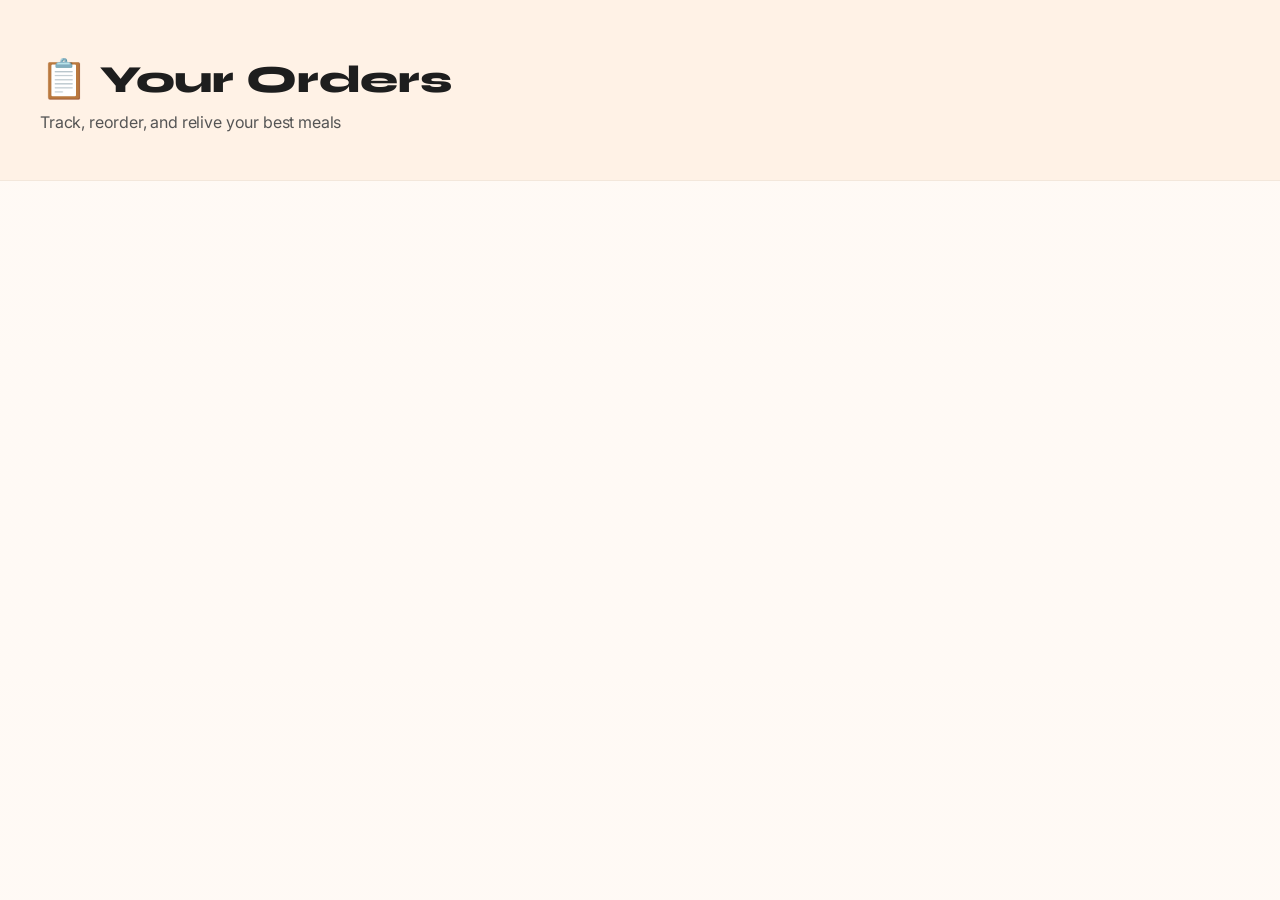
<file: templates/orders.html>
<!DOCTYPE html>
<html lang="en">
<head>
<meta charset="UTF-8"/>
<meta name="viewport" content="width=device-width, initial-scale=1.0"/>
<title>BiteRight — Orders</title>
<link rel="stylesheet" href="/static/style.css"/>
<style>
.orders-hero { 
  background: var(--bg2);
  border-bottom: 1px solid var(--border);
  padding: 56px 24px 44px; 
}
.orders-hero-inner { 
  max-width: 1200px;
  margin: 0 auto; 
}
.order-card { 
  background: var(--surface);
  border: 1px solid var(--border);
  border-radius: var(--radius-lg);
  overflow: hidden;
  transition: var(--transition-bounce); 
  box-shadow: var(--shadow);
}
.order-card:hover { 
  border-color: var(--border-hot); 
  transform: translateY(-4px);
  box-shadow: var(--shadow-hot);
}
.order-head { 
  padding: 24px 28px;
  display: flex;
  align-items: center;
  justify-content: space-between;
  flex-wrap: wrap;
  gap: 16px;
  border-bottom: 1px solid var(--border); 
  background: var(--surface-2);
}
.order-id   { 
  font-family: 'Poppins', sans-serif;
  font-weight: 800;
  font-size: 1.05rem; 
  color: var(--secondary);
}
.order-date { 
  font-size: 0.85rem;
  color: var(--text-secondary); 
  font-weight: 500;
  margin-top: 4px;
}
.order-status { 
  display: inline-flex;
  align-items: center;
  gap: 8px;
  padding: 6px 16px;
  border-radius: 100px;
  font-size: 0.8rem;
  font-weight: 700;
  text-transform: uppercase;
  letter-spacing: 0.05em; 
}
.status-delivered { 
  background: var(--accent-soft);
  color: var(--accent);
  border: 1.5px solid rgba(46, 204, 113, 0.2); 
}
.status-preparing { 
  background: rgba(241, 196, 15, 0.06);
  color: #D4AC0D;
  border: 1.5px solid rgba(241, 196, 15, 0.2); 
}
.status-pending   { 
  background: var(--primary-glow);
  color: var(--primary);
  border: 1.5px solid var(--border-hot); 
}
.order-body { 
  padding: 28px; 
}
.order-items-list { 
  display: flex;
  flex-direction: column;
  gap: 12px;
  margin-bottom: 20px; 
}
.oi-row   { 
  display: flex;
  align-items: center;
  justify-content: space-between; 
}
.oi-name  { 
  font-size: 0.95rem;
  font-weight: 600;
  display: flex;
  align-items: center;
  gap: 10px; 
  color: var(--secondary);
}
.oi-price { 
  font-size: 0.95rem;
  font-weight: 700;
  color: var(--text-secondary); 
}
.order-total { 
  display: flex;
  justify-content: flex-end;
  padding-top: 18px;
  border-top: 1px solid var(--border); 
}
.order-total-label { 
  font-family: 'Poppins', sans-serif;
  font-size: 1.05rem;
  font-weight: 700;
  color: var(--secondary);
}
.order-total-val   { 
  font-family: 'Poppins', sans-serif;
  font-size: 1.3rem;
  font-weight: 900;
  color: var(--primary);
  margin-left: 12px; 
}
.filter-tabs { 
  display: flex;
  gap: 12px;
  margin-bottom: 28px; 
}
.tab-btn { 
  padding: 10px 22px;
  border-radius: 100px;
  border: 1.5px solid var(--border);
  background: var(--surface-2);
  color: var(--text-secondary);
  font-family: 'Inter', sans-serif;
  font-size: 0.88rem;
  font-weight: 600;
  cursor: pointer;
  transition: var(--transition-bounce); 
}
.tab-btn:hover,
.tab-btn.active { 
  border-color: var(--primary);
  color: var(--primary);
  background: var(--primary-glow); 
  transform: translateY(-2px);
  box-shadow: 0 4px 15px rgba(255, 107, 53, 0.08);
}
.timeline-dot { 
  width: 10px;
  height: 10px;
  border-radius: 50%;
  background: var(--accent);
  display: inline-block; 
  box-shadow: 0 0 8px var(--accent);
}
</style>
</head>
<body>
<div id="nav-root"></div>

<div class="orders-hero">
  <div class="orders-hero-inner">
    <h1 class="fade-up" style="font-family:'Syne',sans-serif;font-weight:800;font-size:clamp(1.6rem,4vw,2.4rem);margin-bottom:6px">📋 Your Orders</h1>
    <p class="fade-up-d1" style="color:var(--text2)">Track, reorder, and relive your best meals</p>
  </div>
</div>

<main class="page">
  <div id="content"></div>
</main>

<div id="float-root"></div>
<script type="module">
import { renderNav, renderFloatCart, Cart, User, toast, fmt, requireAuth } from '/static/app.js';
import { getOrders } from '/static/api.js';

document.getElementById('nav-root').innerHTML   = renderNav('/orders.html');
document.getElementById('float-root').innerHTML = renderFloatCart();
Cart.init();
const content = document.getElementById('content');
const user    = User.get();

if (!user) {
  content.innerHTML = `
    <div style="text-align:center;padding:80px 20px">
      <div style="font-size:3rem;margin-bottom:16px">🔒</div>
      <h2 style="font-family:'Syne',sans-serif;font-size:1.5rem;margin-bottom:8px">Log in to see your orders</h2>
      <p style="color:var(--text2);margin-bottom:24px">Your order history lives here after you create a profile</p>
      <a href="login.html" class="btn btn-primary btn-lg">Create Profile →</a>
    </div>`;
} else {
  content.innerHTML = `<div class="loader-wrap"><div class="spinner"></div></div>`;

  const FOOD_EMOJIS = ['🍕','🍜','🍛','🥗','🍔','🌮','🍱','🍝','🍲','🍣'];

  function statusClass(s) {
    const sl = (s||'').toLowerCase();
    if (sl.includes('deliver')) return 'status-delivered';
    if (sl.includes('prepar') || sl.includes('out')) return 'status-preparing';
    return 'status-pending';
  }

  function statusDotColor(s) {
    const sl = (s||'').toLowerCase();
    if (sl.includes('deliver')) return '#2ECC71';
    if (sl.includes('prepar') || sl.includes('out')) return '#FFBE00';
    return 'var(--primary)';
  }

  function renderOrders(orders) {
    if (!orders.length) {
      content.innerHTML = `
        <div class="empty">
          <div class="empty-icon">📦</div>
          <h3>No orders yet</h3>
          <p>Your order history will appear here</p>
          <a href="restaurants.html" class="btn btn-primary mt-16">Start Ordering →</a>
        </div>`;
      return;
    }

    content.innerHTML = `
      <div class="filter-tabs mb-24">
        <button class="tab-btn active" data-tab="all">All Orders (${orders.length})</button>
        <button class="tab-btn" data-tab="recent">Recent</button>
      </div>
      <div style="display:flex;flex-direction:column;gap:16px" id="ordersList">
        ${orders.map((o, i) => {
          const items  = o.items || [];
          const status = o.status || 'pending';
          const total  = o.total_price || items.reduce((s, it) => {
            const ex = (it.selected_ingredients||[]).reduce((t,op)=>t+Number(op.extra_price||0),0);
            return s + ((Number(it.price)||0)+ex) * (it.quantity||1);
          }, 0);
          const date   = o.created_at
            ? new Date(o.created_at).toLocaleDateString('en-IN', {day:'numeric',month:'short',year:'numeric',hour:'2-digit',minute:'2-digit'})
            : 'Recently';
          return `
          <div class="order-card fade-up" style="animation-delay:${i*0.07}s">
            <div class="order-head">
              <div>
                <div class="order-id">Order #${o.id}</div>
                <div class="order-date">${date}</div>
              </div>
              <div style="display:flex;align-items:center;gap:10px">
                <span class="order-status ${statusClass(status)}">
                  <span class="timeline-dot" style="background:${statusDotColor(status)}"></span>
                  ${status}
                </span>
              </div>
            </div>
            <div class="order-body">
              ${(function(){
                const steps = ['pending','preparing','out_for_delivery','delivered'];
                const labels = {pending:'Order Placed', preparing:'Preparing', out_for_delivery:'Out for Delivery', delivered:'Delivered'};
                const cur = steps.indexOf((status||'').toLowerCase());
                const ad = o.address_detail;
                const addrHtml = ad ? `<div style="font-size:.82rem;color:var(--text-secondary);margin-bottom:14px"><strong style="color:var(--secondary)">📍 ${ad.address_type||'Home'}:</strong> ${[ad.house, ad.street, ad.city, ad.pincode].filter(Boolean).join(', ')}</div>` : '';
                if (status === 'cancelled') return addrHtml + '<div style="padding:10px 14px;border-radius:12px;background:var(--danger-soft);color:var(--danger);font-weight:700;margin-bottom:14px">Order cancelled</div>';
                return addrHtml + `
                <div style="display:flex;align-items:center;gap:6px;margin-bottom:18px;padding:14px;background:var(--surface-2);border-radius:12px;flex-wrap:wrap">
                  ${steps.map((st,i)=>{
                    const done = i <= Math.max(cur,0);
                    return `<div style="display:flex;align-items:center;gap:6px;flex:1;min-width:120px">
                      <div style="width:24px;height:24px;border-radius:50%;display:flex;align-items:center;justify-content:center;font-size:.7rem;font-weight:800;background:${done?'var(--primary)':'var(--border)'};color:${done?'#fff':'var(--text-muted)'}">${done?'✓':i+1}</div>
                      <span style="font-size:.78rem;font-weight:${done?'700':'500'};color:${done?'var(--secondary)':'var(--text-muted)'}">${labels[st]}</span>
                      ${i<steps.length-1?`<div style="flex:1;height:2px;background:${i<cur?'var(--primary)':'var(--border)'};margin:0 4px"></div>`:''}
                    </div>`;
                  }).join('')}
                </div>`;
              })()}
              ${items.length ? `
              <div class="order-items-list">
                ${items.slice(0,5).map((it, j) => {
                  const mods = (it.selected_ingredients || []).map(o => o.name).join(', ');
                  const notes = it.special_instructions || '';
                  return `
                  <div class="oi-row">
                    <div class="oi-name">
                      ${FOOD_EMOJIS[j%FOOD_EMOJIS.length]} ${it.dish_name||it.name||'Item'} <span style="color:var(--text3)">×${it.quantity||1}</span>
                      ${mods ? `<div style="font-size:0.75rem;color:var(--text2);margin-left:24px;margin-top:2px">With: ${mods}</div>` : ''}
                      ${notes ? `<div style="font-size:0.75rem;color:var(--primary);margin-left:24px;font-style:italic">📝 ${notes}</div>` : ''}
                    </div>
                    <div class="oi-price">${fmt(((Number(it.price)||0) + (it.selected_ingredients||[]).reduce((t,op)=>t+Number(op.extra_price||0),0)) * (it.quantity||1))}</div>
                  </div>`;
                }).join('')}
                ${items.length > 5 ? `<div style="font-size:0.82rem;color:var(--text2)">+${items.length-5} more item${items.length-5===1?'':'s'}</div>` : ''}
              </div>` : `<p style="color:var(--text2);font-size:0.9rem;margin-bottom:16px">No item details available</p>`}
              <div style="display:flex;justify-content:space-between;align-items:center;padding-top:14px;border-top:1px solid var(--border)">
                <div style="font-size:0.8rem;color:var(--text2)">
                  ${o.payment_status==='cod' ? 'Cash on Delivery' : (o.payment_method || 'UPI')} · <span style="color:${o.payment_status==='paid'?'#2ECC71':o.payment_status==='cod'?'#D4AC0D':'#FFBE00'};font-weight:600">${o.payment_status==='cod' ? 'Pending collection' : o.payment_status}</span>
                  ${o.transaction_id ? `<div style="font-size:0.72rem;color:var(--text3)">Txn: ${o.transaction_id}</div>` : ''}
                </div>
                <div>
                  <span class="order-total-label">Total:</span>
                  <span class="order-total-val">${fmt(total)}</span>
                </div>
              </div>
            </div>
          </div>`;
        }).join('')}
      </div>`;
  }

  try {
  requireAuth();
    const orders = await getOrders();
    renderOrders(orders);
  } catch (e) {
    if (e.message === '__auth_redirect__') return;
    content.innerHTML = `
      <div class="empty">
        <div class="empty-icon">⚠️</div>
        <h3>Failed to load orders</h3>
        <p>${e.message}</p>
        <a href="restaurants.html" class="btn btn-primary mt-16">Browse & Order Now →</a>
      </div>`;
  }
}
</script>
</body>
</html>
</file>
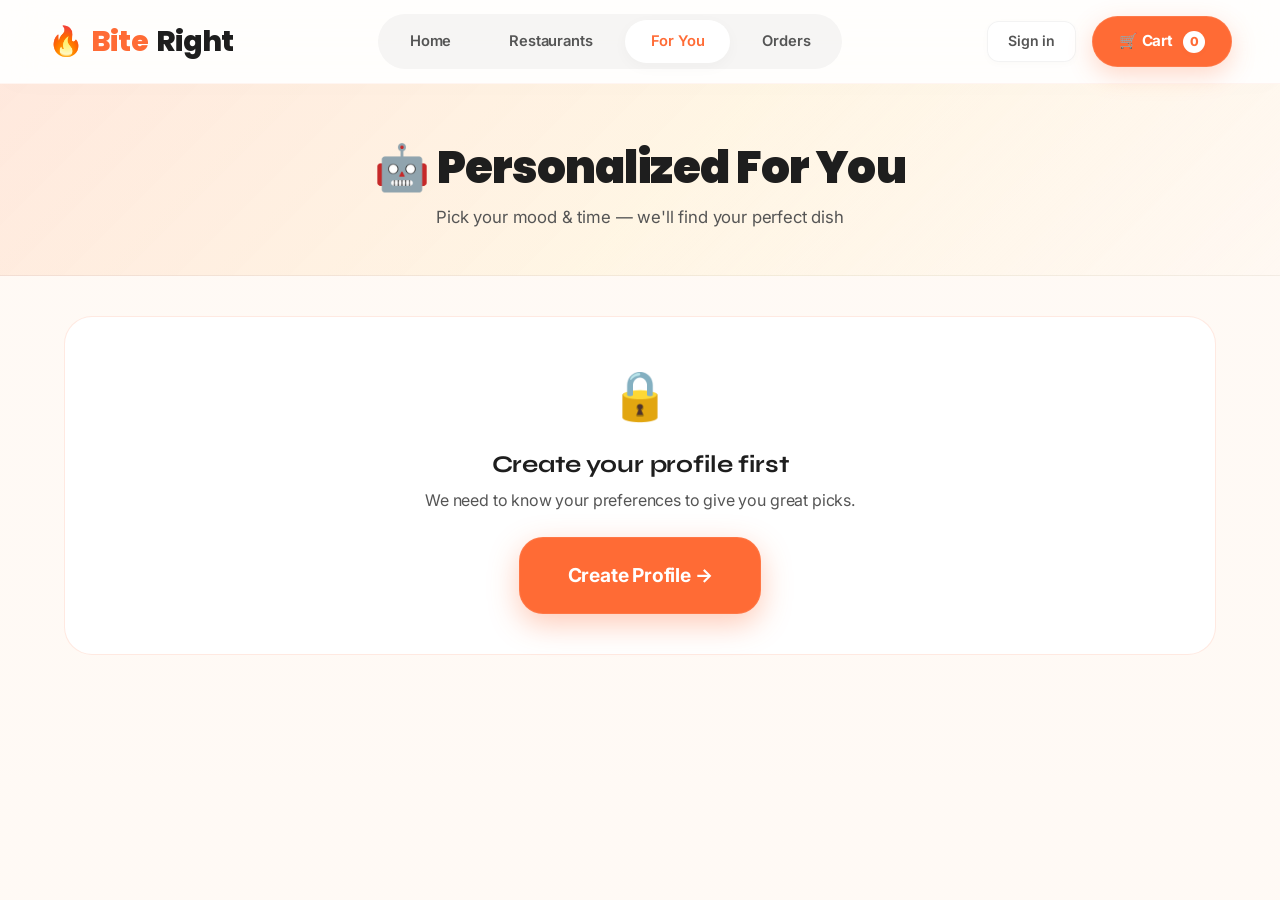
<file: templates/recommendations.html>
<!DOCTYPE html>
<html lang="en">
<head>
<meta charset="UTF-8"/>
<meta name="viewport" content="width=device-width, initial-scale=1.0"/>
<title>BiteRight — For You</title>
<link rel="stylesheet" href="/static/style.css"/>
<style>
.rec-hero { 
  background: linear-gradient(135deg, rgba(255,107,53,0.12), rgba(255,190,0,0.07), var(--bg)); 
  border-bottom: 1px solid var(--border); 
  padding: 56px 24px 44px;
  text-align: center; 
}
.rec-hero h1 { 
  font-family: 'Poppins', sans-serif;
  font-weight: 900;
  font-size: clamp(2rem, 5vw, 2.8rem);
  margin-bottom: 8px; 
  letter-spacing: -0.02em;
  color: var(--secondary);
}
.rec-hero p  { 
  color: var(--text-secondary);
  font-size: 1.05rem; 
}
.selector-grid { 
  display: grid;
  grid-template-columns: repeat(4, 1fr);
  gap: 16px; 
}
.selector-card { 
  background: var(--surface-2);
  border: 1.5px solid var(--border);
  border-radius: var(--radius);
  padding: 24px 16px;
  text-align: center;
  cursor: pointer;
  transition: var(--transition-bounce); 
  box-shadow: var(--shadow-sm);
}
.selector-card:hover { 
  border-color: var(--c, var(--primary));
  transform: translateY(-4px); 
}
.selector-card.selected { 
  border-color: var(--c, var(--primary)); 
  background: color-mix(in srgb, var(--c, var(--primary)) 8%, var(--surface)); 
  box-shadow: 0 12px 30px color-mix(in srgb, var(--c, var(--primary)) 15%, transparent); 
  font-weight: 700;
}
.sel-emoji { 
  font-size: 2.5rem;
  margin-bottom: 8px; 
}
.sel-label { 
  font-weight: 700;
  font-size: 0.95rem; 
  color: var(--secondary);
}
.rec-config { 
  background: var(--surface);
  border: 1px solid var(--border);
  border-radius: var(--radius-lg);
  padding: 36px;
  margin-bottom: 40px; 
  box-shadow: var(--shadow-md);
}
.rec-section-label { 
  font-family: 'Poppins', sans-serif;
  font-size: 1.05rem;
  font-weight: 700;
  margin-bottom: 16px; 
  color: var(--secondary);
}
.rest-select-wrap { 
  position: relative; 
}
.rest-select-wrap::after { 
  content: '▾';
  position: absolute;
  right: 18px;
  top: 50%;
  transform: translateY(-50%);
  color: var(--text-secondary);
  pointer-events: none; 
  font-size: 1.1rem;
}
.dish-card { 
  background: var(--surface);
  border: 1px solid var(--border);
  border-radius: var(--radius);
  overflow: hidden;
  cursor: pointer;
  transition: var(--transition-bounce); 
  box-shadow: var(--shadow);
}
.dish-card:hover { 
  border-color: var(--border-hot);
  transform: translateY(-4px);
  box-shadow: var(--shadow-hot); 
}
.dish-img-wrap { 
  height: 150px;
  background: linear-gradient(135deg, var(--surface-2), var(--surface));
  display: flex;
  align-items: center;
  justify-content: center;
  font-size: 3.6rem;
  position: relative; 
  border-bottom: 1px solid var(--border);
}
.dish-dot { 
  position: absolute;
  top: 12px;
  left: 12px;
  width: 16px;
  height: 16px;
  border-radius: 4px;
  border: 2px solid;
  display: flex;
  align-items: center;
  justify-content: center;
}
.dish-dot::after {
  content: '';
  width: 6px;
  height: 6px;
  border-radius: 50%;
  display: block;
}
.dish-dot.veg { 
  border-color: var(--accent); 
}
.dish-dot.veg::after {
  background: var(--accent);
}
.dish-dot.nonveg { 
  border-color: var(--danger); 
}
.dish-dot.nonveg::after {
  background: var(--danger);
}
.dish-body    { 
  padding: 20px; 
}
.dish-name    { 
  font-family: 'Poppins', sans-serif;
  font-weight: 700;
  font-size: 1.05rem; 
  color: var(--secondary);
}
.dish-tags    { 
  display: flex;
  gap: 6px;
  flex-wrap: wrap;
  margin: 10px 0; 
}
.dish-price   { 
  font-size: 1.2rem;
  font-weight: 800;
  color: var(--primary); 
}
.dish-actions { 
  display: flex;
  gap: 10px;
  margin-top: 14px; 
}
.score-bar  { 
  height: 6px;
  background: var(--surface-2);
  border-radius: 10px;
  margin-top: 12px;
  overflow: hidden; 
  border: 1px solid var(--border);
}
.score-fill { 
  height: 100%;
  background: linear-gradient(90deg, var(--primary), var(--accent));
  border-radius: 100px;
  transition: width 1s cubic-bezier(0.16, 1, 0.3, 1); 
}
@media (max-width:640px) { 
  .selector-grid { grid-template-columns: repeat(2, 1fr); } 
}
</style>
</head>
<body>
<div id="nav-root"></div>

<div class="rec-hero">
  <h1 class="fade-up">🤖 Personalized For You</h1>
  <p class="fade-up-d1">Pick your mood & time — we'll find your perfect dish</p>
</div>

<main class="page">
  <div id="content"></div>
</main>

<div id="float-root"></div>
<script type="module">
import { renderNav, renderFloatCart, Cart, User, MOODS, TIMES, toast, bindCartButtons, isVeg, dietLabel, dietDotClass, dietEmoji, dietTagClass, requireAuth } from '/static/app.js';
import { getRestaurants, getRecommendations } from '/static/api.js';

document.getElementById('nav-root').innerHTML   = renderNav('/recommendations.html');
document.getElementById('float-root').innerHTML = renderFloatCart();
Cart.init();
const params     = new URLSearchParams(location.search);
const presetMood = params.get('mood') || '';
const presetRest = params.get('restaurant') || '';

const content = document.getElementById('content');
const user    = User.get();

if (!user) {
  content.innerHTML = `
    <div style="background:var(--surface);border:1px solid var(--border-hot);border-radius:var(--radius-lg);padding:40px;text-align:center">
      <div style="font-size:3rem;margin-bottom:16px">🔒</div>
      <h2 style="font-family:'Syne',sans-serif;font-size:1.5rem;margin-bottom:8px">Create your profile first</h2>
      <p style="color:var(--text2);margin-bottom:24px">We need to know your preferences to give you great picks.</p>
      <a href="login.html" class="btn btn-primary btn-lg">Create Profile →</a>
    </div>`;
} else {
  let selectedMood   = presetMood;
  let selectedTime   = 'afternoon';
  let selectedRestId = presetRest;
  let restaurants    = [];

  try { restaurants = await getRestaurants(); } catch {}

  const restOptions = restaurants.map(r =>
    `<option value="${r.id}" ${r.id == presetRest ? 'selected' : ''}>${r.name}</option>`
  ).join('');

  content.innerHTML = `
    <div class="rec-config fade-up">
      <div class="mb-24">
        <div class="rec-section-label">1. Choose your mood</div>
        <div class="selector-grid" id="moodSel">
          ${MOODS.map(m => `
            <div class="selector-card ${m.id === selectedMood ? 'selected' : ''}" data-mood="${m.id}" style="--c:${m.color}">
              <div class="sel-emoji">${m.emoji}</div>
              <div class="sel-label">${m.label}</div>
            </div>`).join('')}
        </div>
      </div>
      <div class="mb-24">
        <div class="rec-section-label">2. Time of day</div>
        <div class="selector-grid" id="timeSel">
          ${TIMES.map(t => `
            <div class="selector-card ${t.id === selectedTime ? 'selected' : ''}" data-time="${t.id}" style="--c:var(--accent)">
              <div class="sel-emoji">${t.emoji}</div>
              <div class="sel-label">${t.label}</div>
            </div>`).join('')}
        </div>
      </div>
      <div class="mb-24">
        <div class="rec-section-label">3. Choose a restaurant</div>
        <div class="rest-select-wrap">
          <select class="form-select" id="restSel" style="padding-right:40px">
            <option value="">— Select a restaurant —</option>
            ${restOptions}
          </select>
        </div>
      </div>
      <button class="btn btn-primary btn-lg" id="getRecBtn" style="min-width:240px">
        🤖 Get My Recommendations
      </button>
    </div>
    <div id="recResults"></div>`;

  document.getElementById('moodSel').addEventListener('click', e => {
    const c = e.target.closest('[data-mood]'); if (!c) return;
    document.querySelectorAll('#moodSel [data-mood]').forEach(el => el.classList.remove('selected'));
    c.classList.add('selected');
    selectedMood = c.dataset.mood;
  });

  document.getElementById('timeSel').addEventListener('click', e => {
    const c = e.target.closest('[data-time]'); if (!c) return;
    document.querySelectorAll('#timeSel [data-time]').forEach(el => el.classList.remove('selected'));
    c.classList.add('selected');
    selectedTime = c.dataset.time;
  });

  document.getElementById('restSel').addEventListener('change', function() { selectedRestId = this.value; });
  if (presetRest) selectedRestId = presetRest;

  document.getElementById('getRecBtn').addEventListener('click', async () => {
    if (!selectedMood)   { toast('Pick a mood first!', 'error'); return; }
    if (!selectedRestId) { toast('Pick a restaurant!', 'error'); return; }

    const btn = document.getElementById('getRecBtn');
    btn.disabled = true;
    btn.textContent = 'Finding your dishes…';

    const results = document.getElementById('recResults');
    results.innerHTML = `<div class="loader-wrap"><div class="spinner"></div><p style="color:var(--text2)">Crunching AI picks just for you…</p></div>`;

    try {
  requireAuth();
      const items    = await getRecommendations(selectedRestId, selectedMood, selectedTime);
      const restName = restaurants.find(r => r.id == selectedRestId)?.name || 'Restaurant';
      const maxScore = Math.max(...items.map(d => d.score || 0), 1);

      if (!items.length) {
        results.innerHTML = `<div class="empty"><div class="empty-icon">🤔</div><h3>No recommendations found</h3><p>Try a different mood or restaurant</p></div>`;
        return;
      }

      results.innerHTML = `
        <div class="section-head mb-24">
          <div>
            <div class="section-title">Your AI Picks ✨</div>
            <div class="section-sub">${items.length} dish${items.length === 1 ? '' : 'es'} ranked for ${selectedMood} mood · ${selectedTime}</div>
          </div>
        </div>
        <div class="grid-auto" id="recGrid">
          ${items.map((d, i) => {
            const detailUrl = `/item.html?id=${d.id}&restaurant=${selectedRestId}&restaurantName=${encodeURIComponent(restName)}`;
            return `
            <div class="dish-card fade-up" style="animation-delay:${i * 0.06}s;cursor:pointer"
                 data-detail-url="${detailUrl}">
              <div class="dish-img-wrap">
                <span>${dietEmoji(d.diet_tags)}</span>
                <div class="dish-dot ${dietDotClass(d.diet_tags)}"></div>
                <div style="position:absolute;top:10px;right:10px;background:rgba(14,12,10,.75);border:1px solid var(--border);border-radius:50px;padding:3px 10px;font-size:.75rem;font-weight:700;color:var(--accent)">#${i + 1}</div>
              </div>
              <div class="dish-body">
                <div class="flex-between mb-8">
                  <div class="dish-name">${d.name}</div>
                  <span class="tag tag-score">⭐ ${d.score ?? '-'}</span>
                </div>
                <div class="dish-tags mb-8">
                  <span class="tag ${dietTagClass(d.diet_tags)}">${dietLabel(d.diet_tags)}</span>
                  ${d.mood_tags ? `<span class="tag tag-mood">${d.mood_tags}</span>` : ''}
                </div>
                ${d.reasons && d.reasons.length ? `<p style="font-size:0.78rem;color:var(--text2);margin-bottom:6px">✦ ${d.reasons.join(' · ')}</p>` : ''}
                <div class="score-bar"><div class="score-fill" style="width:${((d.score || 0) / maxScore) * 100}%"></div></div>
                <div class="dish-price mt-8">₹${d.price}</div>
                <div class="dish-actions">
                  <button class="btn btn-primary btn-sm add-to-cart"
                    data-id="${d.id}" data-name="${d.name}" data-price="${d.price}"
                    data-diet="${d.diet_tags || ''}" data-mood="${d.mood_tags || ''}"
                    data-ingredients="${d.ingredients || ''}"
                    data-restaurant-id="${selectedRestId}"
                    data-restaurant-name="${restName}">
                    + Add
                  </button>
                </div>
              </div>
            </div>`;
          }).join('')}
        </div>`;
      bindCartButtons(document.getElementById('recGrid'));
    } catch (e) {
      results.innerHTML = `<div class="empty"><div class="empty-icon">⚠️</div><h3>Failed to get recommendations</h3><p>${e.message}</p></div>`;
    }
    btn.disabled = false;
    btn.textContent = '🤖 Get My Recommendations';
  });

  if (presetMood && presetRest) {
    setTimeout(() => document.getElementById('getRecBtn').click(), 300);
  }
}
</script>
</body>
</html>
</file>
<file: static/style.css>
@import url('https://fonts.googleapis.com/css2?family=Poppins:wght@300;400;500;600;700;800;900&family=Inter:wght@300;400;500;600;700;800&family=Syne:wght@500;600;700;800&display=swap');

:root {
  /* BiteRight Color Palette */
  --primary:        #FF6B35;
  --primary-dark:   #E85A2E;
  --primary-light:  #FF8C61;
  --primary-glow:   rgba(255, 107, 53, 0.08);
  --primary-glow-hd:rgba(255, 107, 53, 0.15);
  
  --secondary:      #1E1E1E;
  --secondary-light:#2A2A2A;
  
  --accent:         #2ECC71;
  --accent-soft:    rgba(46, 204, 113, 0.08);
  --accent-glow:    rgba(46, 204, 113, 0.15);
  
  --bg:             #FFF8F2;
  --bg-glow:        radial-gradient(circle at 50% 50%, rgba(255, 107, 53, 0.05), transparent 70%);
  --bg2:            #FFF2E6;
  --surface:        #FFFFFF;
  --surface-2:      #FDF6F0;
  --surface-hover:  #FFFBF8;
  
  --border:         rgba(30, 30, 30, 0.05);
  --border-hot:     rgba(255, 107, 53, 0.15);
  --border-focus:   rgba(255, 107, 53, 0.35);
  
  --text:           #222222;
  --text-secondary: #555555;
  --text-muted:     #888888;
  /* Legacy aliases for older inline styles */
  --text2:          #555555;
  --text3:          #888888;
  
  /* Feedback states */
  --success:        #2ECC71;
  --warning:        #F1C40F;
  --danger:         #E74C3C;
  --danger-soft:    rgba(231, 76, 60, 0.08);
  
  /* Layout Dimensions & Radius */
  --radius-xs:      8px;
  --radius-sm:      12px;
  --radius:         18px;
  --radius-lg:      28px;
  
  /* Premium Shadow Systems */
  --shadow-sm:      0 2px 8px rgba(30, 30, 30, 0.02);
  --shadow:         0 12px 30px rgba(30, 30, 30, 0.04);
  --shadow-md:      0 20px 40px rgba(30, 30, 30, 0.06);
  --shadow-hot:     0 20px 45px rgba(255, 107, 53, 0.08);
  --shadow-hover:   0 24px 50px rgba(255, 107, 53, 0.12);
  
  /* Spring Transitions */
  --transition:     all 0.35s cubic-bezier(0.25, 1, 0.5, 1);
  --transition-bounce: all 0.45s cubic-bezier(0.34, 1.56, 0.64, 1);
  --max-width:      1200px;
}

/* ── RESET & BASE ── */
*, *::before, *::after { 
  box-sizing: border-box; 
  margin: 0; 
  padding: 0; 
}

body {
  font-family: 'Inter', -apple-system, BlinkMacSystemFont, sans-serif;
  background:
    linear-gradient(rgba(255, 248, 242, 0.78), rgba(255, 248, 242, 0.78)),
    url('https://tsiskvili.ge/files/qartuli-kerdzebis-istoria.webp.png') center / cover no-repeat fixed;
  color: var(--text);
  line-height: 1.6;
  letter-spacing: -0.01em;
  -webkit-font-smoothing: antialiased;
  overflow-x: hidden;
}

h1, h2, h3, h4, h5, h6 {
  font-family: 'Poppins', sans-serif;
  font-weight: 700;
  color: var(--secondary);
  line-height: 1.25;
}

a { 
  text-decoration: none; 
  color: inherit; 
  transition: var(--transition); 
}

/* ── SCROLLBAR ── */
::-webkit-scrollbar {
  width: 10px;
}
::-webkit-scrollbar-track {
  background: var(--bg);
}
::-webkit-scrollbar-thumb {
  background: rgba(255, 107, 53, 0.2);
  border-radius: 10px;
  border: 2px solid var(--bg);
}
::-webkit-scrollbar-thumb:hover {
  background: var(--primary);
}

/* ── LAYOUT ELEMENTS ── */
.page {
  max-width: var(--max-width);
  margin: 0 auto;
  padding: 40px 24px 120px;
}

.section-head {
  display: flex;
  align-items: flex-end;
  justify-content: space-between;
  margin-bottom: 36px;
  gap: 20px;
}

.section-title {
  font-size: 2.2rem;
  font-weight: 800;
  letter-spacing: -0.02em;
  color: var(--secondary);
}

.section-sub {
  color: var(--text-secondary);
  font-size: 1.05rem;
  margin-top: 4px;
}

/* ── PREMIUM STICKY NAVBAR ── */
.nav {
  position: sticky;
  top: 0;
  z-index: 1000;
  background: rgba(255, 255, 255, 0.8);
  backdrop-filter: blur(20px) saturate(180%);
  -webkit-backdrop-filter: blur(20px) saturate(180%);
  border-bottom: 1px solid rgba(255, 107, 53, 0.06);
  height: 84px;
  display: flex;
  align-items: center;
  padding: 0 48px;
  justify-content: space-between;
  transition: var(--transition);
  box-shadow: 0 4px 30px rgba(0, 0, 0, 0.01);
}

.nav-logo {
  display: flex;
  align-items: center;
  gap: 8px;
  font-family: 'Poppins', sans-serif;
  font-weight: 800;
  font-size: 1.8rem;
  color: var(--secondary);
  letter-spacing: -0.03em;
}

.nav-logo span { 
  color: var(--primary); 
}

.nav-links {
  display: flex;
  gap: 6px;
  background: rgba(30, 30, 30, 0.04);
  padding: 6px;
  border-radius: 100px;
}

.nav-links a {
  padding: 10px 26px;
  border-radius: 100px;
  font-weight: 600;
  font-size: 0.92rem;
  color: var(--text-secondary);
}

.nav-links a:hover, 
.nav-links a.active {
  background: var(--surface);
  color: var(--primary);
  box-shadow: 0 4px 15px rgba(0, 0, 0, 0.03);
}

.nav-mobile-toggle {
  display: none;
  background: rgba(30, 30, 30, 0.04);
  border: none;
  font-size: 1.3rem;
  color: var(--secondary);
  cursor: pointer;
  padding: 8px 12px;
  border-radius: var(--radius-sm);
  transition: var(--transition-bounce);
}

.nav-mobile-toggle:hover {
  background: var(--primary-glow);
  color: var(--primary);
}

.nav-links-mobile {
  display: none;
  position: absolute;
  top: 84px;
  left: 0;
  right: 0;
  background: rgba(255, 255, 255, 0.95);
  backdrop-filter: blur(20px);
  -webkit-backdrop-filter: blur(20px);
  border-bottom: 1px solid rgba(255, 107, 53, 0.06);
  padding: 20px;
  flex-direction: column;
  gap: 10px;
  box-shadow: var(--shadow-md);
  animation: fadeInUp 0.3s ease both;
}

.nav-links-mobile a {
  padding: 12px 20px;
  border-radius: var(--radius);
  font-weight: 600;
  display: block;
  text-align: center;
  color: var(--text-secondary);
}

.nav-links-mobile a.active {
  background: var(--primary);
  color: #fff;
  box-shadow: 0 6px 15px rgba(255, 107, 53, 0.15);
}

.nav-links-mobile a:hover:not(.active) {
  background: var(--primary-glow);
  color: var(--primary);
}

.nav-right { 
  display: flex; 
  align-items: center; 
  gap: 16px; 
}

.nav-cart-btn {
  background: var(--primary);
  color: #fff;
  padding: 12px 26px;
  border-radius: 100px;
  font-weight: 700;
  font-size: 0.95rem;
  display: flex;
  align-items: center;
  gap: 10px;
  box-shadow: 0 8px 24px rgba(255, 107, 53, 0.25);
  border: 1px solid rgba(255, 255, 255, 0.1);
  transition: var(--transition-bounce);
}

.nav-cart-btn:hover {
  background: var(--primary-dark);
  transform: translateY(-2px);
  box-shadow: 0 12px 30px rgba(255, 107, 53, 0.35);
}

.cart-badge {
  background: #fff;
  color: var(--primary);
  border-radius: 50%;
  width: 22px;
  height: 22px;
  display: flex;
  align-items: center;
  justify-content: center;
  font-size: 0.78rem;
  font-weight: 800;
  box-shadow: var(--shadow-sm);
}

/* ── BUTTONS ── */
.btn {
  display: inline-flex;
  align-items: center;
  justify-content: center;
  gap: 10px;
  padding: 14px 30px;
  border-radius: var(--radius);
  font-weight: 600;
  font-size: 0.98rem;
  border: none;
  cursor: pointer;
  transition: var(--transition-bounce);
  font-family: 'Inter', sans-serif;
  letter-spacing: -0.01em;
}

.btn-primary {
  background: var(--primary);
  color: #fff;
  box-shadow: 0 8px 25px rgba(255, 107, 53, 0.2);
  border: 1px solid rgba(255, 255, 255, 0.08);
}

.btn-primary:hover {
  background: var(--primary-dark);
  transform: translateY(-3px);
  box-shadow: 0 12px 30px rgba(255, 107, 53, 0.3);
}

.btn-secondary {
  background: var(--secondary);
  color: #fff;
  box-shadow: 0 8px 25px rgba(30, 30, 30, 0.15);
}

.btn-secondary:hover {
  background: var(--secondary-light);
  transform: translateY(-3px);
  box-shadow: 0 12px 30px rgba(30, 30, 30, 0.25);
}

.btn-ghost {
  background: var(--surface);
  color: var(--text-secondary);
  border: 1.5px solid var(--border);
  box-shadow: var(--shadow-sm);
}

.btn-ghost:hover {
  background: var(--surface-hover);
  border-color: var(--primary-light);
  color: var(--primary);
  transform: translateY(-2px);
  box-shadow: 0 6px 15px rgba(255, 107, 53, 0.05);
}

.btn-sm { 
  padding: 8px 20px; 
  font-size: 0.88rem; 
  border-radius: var(--radius-sm);
}

.btn-lg { 
  padding: 16px 36px; 
  font-size: 1.05rem; 
  border-radius: var(--radius); 
}

.btn-full { 
  width: 100%; 
}

/* ── CARDS SYSTEM ── */
.card {
  background: var(--surface);
  border: 1px solid var(--border);
  border-radius: var(--radius);
  padding: 24px;
  transition: var(--transition-bounce);
  box-shadow: var(--shadow);
}

.card:hover {
  transform: translateY(-6px);
  box-shadow: var(--shadow-hot);
  border-color: var(--border-hot);
}

/* ── MODERN CHIP TAGS ── */
.tag {
  display: inline-flex;
  align-items: center;
  gap: 6px;
  padding: 6px 14px;
  border-radius: 100px;
  font-size: 0.78rem;
  font-weight: 700;
  text-transform: uppercase;
  letter-spacing: 0.05em;
}

.tag-veg { 
  background: var(--accent-soft); 
  color: var(--accent); 
  border: 1px solid rgba(46, 204, 113, 0.15);
}

.tag-nonveg { 
  background: var(--danger-soft); 
  color: var(--danger); 
  border: 1px solid rgba(231, 76, 60, 0.15);
}

.tag-mood { 
  background: var(--primary-glow); 
  color: var(--primary); 
  border: 1px solid rgba(255, 107, 53, 0.15);
}

.tag-score { 
  background: rgba(241, 196, 15, 0.08); 
  color: #D4AC0D; 
  border: 1px solid rgba(241, 196, 15, 0.2);
}

/* ── FORMS & INPUTS ── */
.form-group { 
  margin-bottom: 24px; 
}

.form-label {
  display: block;
  font-size: 0.92rem;
  font-weight: 600;
  margin-bottom: 8px;
  color: var(--secondary);
}

.form-input, .form-select, .form-textarea {
  width: 100%;
  padding: 14px 20px;
  border: 1.5px solid var(--border);
  border-radius: var(--radius-sm);
  background: var(--surface);
  color: var(--text);
  font-family: inherit;
  font-size: 0.98rem;
  transition: var(--transition);
  outline: none;
  box-shadow: inset 0 2px 4px rgba(0, 0, 0, 0.01);
}

.form-input:focus, .form-select:focus, .form-textarea:focus {
  border-color: var(--primary-light);
  box-shadow: 0 0 0 4px var(--primary-glow-hd);
  background: var(--surface-hover);
}

/* ── SEARCH BAR ── */
.search-bar {
  position: relative;
  width: 100%;
}

.search-bar input {
  width: 100%;
  padding: 16px 24px 16px 56px;
  background: var(--surface);
  border: 1.5px solid var(--border);
  border-radius: 100px;
  font-size: 1.05rem;
  box-shadow: var(--shadow);
  transition: var(--transition-bounce);
  outline: none;
}

.search-bar input:focus {
  border-color: var(--primary-light);
  box-shadow: 0 12px 30px rgba(255, 107, 53, 0.08);
}

.search-icon {
  position: absolute;
  left: 22px;
  top: 50%;
  transform: translateY(-50%);
  font-size: 1.2rem;
  color: var(--text-muted);
}

/* ── GRIDS ── */
.grid-auto {
  display: grid;
  grid-template-columns: repeat(auto-fill, minmax(310px, 1fr));
  gap: 32px;
}

.grid-2 { 
  display: grid; 
  grid-template-columns: repeat(2, 1fr); 
  gap: 28px; 
}

.grid-3 { 
  display: grid; 
  grid-template-columns: repeat(3, 1fr); 
  gap: 28px; 
}

/* ── DISH CARD ELEVATION ── */
.dish-card {
  overflow: hidden;
  padding: 0 !important;
  display: flex;
  flex-direction: column;
}

.dish-img-wrap {
  height: 160px;
  background: linear-gradient(135deg, var(--surface-2) 0%, var(--surface) 100%);
  display: flex;
  align-items: center;
  justify-content: center;
  font-size: 4rem;
  position: relative;
  border-bottom: 1px solid var(--border);
  overflow: hidden;
  transition: var(--transition-bounce);
}

.dish-card:hover .dish-img-wrap {
  transform: scale(1.03);
}

.dish-dot {
  position: absolute;
  top: 14px;
  left: 14px;
  width: 16px;
  height: 16px;
  border-radius: 4px;
  border: 2px solid;
  display: flex;
  align-items: center;
  justify-content: center;
}

.dish-dot::after {
  content: '';
  width: 6px;
  height: 6px;
  border-radius: 50%;
  display: block;
}

.dish-dot.veg {
  border-color: var(--accent);
}
.dish-dot.veg::after {
  background: var(--accent);
}

.dish-dot.nonveg {
  border-color: var(--danger);
}
.dish-dot.nonveg::after {
  background: var(--danger);
}

.dish-body {
  padding: 22px;
  display: flex;
  flex-direction: column;
  flex: 1;
}

.dish-name {
  font-size: 1.15rem;
  font-weight: 700;
  letter-spacing: -0.01em;
  color: var(--secondary);
}

.dish-tags {
  margin: 10px 0;
  display: flex;
  gap: 6px;
  flex-wrap: wrap;
}

.dish-price {
  font-size: 1.3rem;
  font-weight: 800;
  color: var(--primary);
  margin-bottom: 16px;
}

.dish-actions {
  margin-top: auto;
  display: flex;
  gap: 10px;
}

/* ── ANIMATIONS & EFFECTS ── */
@keyframes fadeInUp {
  from { 
    opacity: 0; 
    transform: translateY(24px); 
  }
  to { 
    opacity: 1; 
    transform: translateY(0); 
  }
}

.fade-up { 
  animation: fadeInUp 0.5s cubic-bezier(0.16, 1, 0.3, 1) forwards; 
}
.fade-up-d1 { animation: fadeInUp 0.5s 0.08s cubic-bezier(0.16, 1, 0.3, 1) both; }
.fade-up-d2 { animation: fadeInUp 0.5s 0.16s cubic-bezier(0.16, 1, 0.3, 1) both; }
.fade-up-d3 { animation: fadeInUp 0.5s 0.24s cubic-bezier(0.16, 1, 0.3, 1) both; }

/* ── LOADING SPINNER ── */
.loader-wrap {
  display: flex;
  flex-direction: column;
  align-items: center;
  justify-content: center;
  padding: 80px 0;
  gap: 16px;
}

.spinner {
  width: 48px;
  height: 48px;
  border: 4px solid var(--border);
  border-top-color: var(--primary);
  border-radius: 50%;
  animation: spin 0.8s cubic-bezier(0.5, 0.1, 0.4, 0.9) infinite;
}

@keyframes spin { 
  to { 
    transform: rotate(360deg); 
  } 
}

/* ── TOAST MESSAGES ── */
.toast-container {
  position: fixed;
  bottom: 40px;
  right: 40px;
  z-index: 2000;
  display: flex;
  flex-direction: column;
  gap: 12px;
  pointer-events: none;
}

.toast {
  background: var(--secondary);
  color: #fff;
  padding: 16px 28px;
  border-radius: var(--radius-sm);
  font-weight: 600;
  box-shadow: 0 20px 50px rgba(0,0,0,0.15);
  display: flex;
  align-items: center;
  gap: 12px;
  pointer-events: auto;
  border: 1px solid rgba(255,255,255,0.06);
  animation: toastIn 0.4s cubic-bezier(0.34, 1.56, 0.64, 1) forwards;
}

@keyframes toastIn { 
  from { 
    opacity: 0; 
    transform: translateX(100%) scale(0.9); 
  } 
  to { 
    opacity: 1; 
    transform: translateX(0) scale(1); 
  } 
}

@keyframes toastOut { 
  to { 
    opacity: 0; 
    transform: translateX(100%) scale(0.9); 
  } 
}

/* ── FLOATING CART PILL ── */
.float-cart {
  position: fixed;
  bottom: 40px;
  left: 50%;
  transform: translateX(-50%);
  z-index: 900;
  background: var(--secondary);
  color: #fff;
  padding: 16px 36px;
  border-radius: 100px;
  font-weight: 700;
  display: none;
  align-items: center;
  gap: 12px;
  box-shadow: 0 20px 50px rgba(30,30,30,0.3);
  transition: var(--transition-bounce);
  border: 1px solid rgba(255,255,255,0.08);
}

.float-cart:hover { 
  transform: translateX(-50%) translateY(-5px); 
  background: #000;
  box-shadow: 0 25px 60px rgba(0,0,0,0.4);
}
.float-cart.visible { 
  display: flex; 
}

/* ── EMPTY STATES ── */
.empty {
  text-align: center;
  padding: 64px 24px;
  background: var(--surface);
  border: 1px solid var(--border);
  border-radius: var(--radius-lg);
  max-width: 540px;
  margin: 40px auto;
  box-shadow: var(--shadow);
}

.empty-icon {
  font-size: 3.5rem;
  margin-bottom: 16px;
  opacity: 0.7;
}

.empty h3 {
  font-size: 1.3rem;
  margin-bottom: 8px;
}

.empty p {
  color: var(--text-secondary);
  font-size: 0.95rem;
}

/* ── PROGRESS STEPPER ── */
.progress-stepper {
  display: flex;
  align-items: center;
  justify-content: center;
  gap: 16px;
  margin-bottom: 40px;
  padding: 12px;
}

.step-item {
  display: flex;
  align-items: center;
  gap: 8px;
}

.step-num {
  width: 28px;
  height: 28px;
  border-radius: 50%;
  background: var(--surface-2);
  border: 2px solid var(--border);
  display: flex;
  align-items: center;
  justify-content: center;
  font-size: 0.85rem;
  font-weight: 700;
  color: var(--text-secondary);
  transition: var(--transition);
}

.step-label {
  font-weight: 600;
  font-size: 0.92rem;
  color: var(--text-secondary);
  transition: var(--transition);
}

.step-divider {
  width: 48px;
  height: 2px;
  background: var(--border);
  border-radius: 2px;
}

.step-item.active .step-num {
  background: var(--primary);
  border-color: var(--primary);
  color: #fff;
  box-shadow: 0 4px 12px rgba(255, 107, 53, 0.25);
}

.step-item.active .step-label {
  color: var(--secondary);
  font-weight: 700;
}

.step-item.completed .step-num {
  background: var(--accent);
  border-color: var(--accent);
  color: #fff;
}

.step-item.completed .step-label {
  color: var(--accent);
}

/* ── CUSTOM CHECKBOX CARDS ── */
.ing-options {
  display: grid;
  grid-template-columns: repeat(auto-fill, minmax(200px, 1fr));
  gap: 12px;
}

.ing-opt {
  display: flex;
  align-items: center;
  gap: 12px;
  padding: 14px 18px;
  background: var(--surface);
  border: 1.5px solid var(--border);
  border-radius: var(--radius-sm);
  cursor: pointer;
  transition: var(--transition-bounce);
  font-size: 0.92rem;
  box-shadow: var(--shadow-sm);
}

.ing-opt:hover {
  border-color: var(--primary-light);
  transform: translateY(-2px);
  background: var(--surface-hover);
}

.ing-opt input {
  width: 18px;
  height: 18px;
  accent-color: var(--primary);
  cursor: pointer;
}

.ing-opt-label {
  flex: 1;
  font-weight: 500;
  color: var(--text-secondary);
}

.ing-opt-extra {
  font-size: 0.8rem;
  font-weight: 700;
  color: var(--primary);
}

.ing-opt input:checked + .ing-opt-label {
  color: var(--text);
  font-weight: 600;
}

.ing-opt.danger {
  border-color: rgba(231, 76, 60, 0.2);
  background: rgba(231, 76, 60, 0.03);
}

.ing-opt.danger:hover {
  border-color: var(--danger);
  background: rgba(231, 76, 60, 0.06);
}

/* ── RESPONSIVE ADAPTATIONS ── */
@media (max-width: 1024px) {
  .nav { padding: 0 24px; }
  .grid-3 { grid-template-columns: repeat(2, 1fr); }
}

@media (max-width: 768px) {
  .nav-links { display: none; }
  .nav-mobile-toggle { display: block; }
  .nav-links-mobile.active { display: flex; }
  .section-title { font-size: 1.8rem; }
  .grid-2 { grid-template-columns: 1fr; }
  .page { padding: 24px 16px 100px; }
}

/* ── UTILITIES ── */
.mb-8 { margin-bottom: 8px; }
.mb-16 { margin-bottom: 16px; }
.mb-24 { margin-bottom: 24px; }
.mb-32 { margin-bottom: 32px; }
.mb-48 { margin-bottom: 48px; }
.mt-8 { margin-top: 8px; }
.mt-16 { margin-top: 16px; }
.mt-24 { margin-top: 24px; }
.hidden { display: none !important; }
.flex { display: flex; }
.flex-between { display: flex; align-items: center; justify-content: space-between; }
.flex-column { display: flex; flex-direction: column; }
.mt-auto { margin-top: auto; }

/* ── HERO BACKGROUND ── */
/* HERO SECTION ONLY */

.hero{
position:relative;
min-height:100vh;
display:flex;
align-items:center;
padding:0 8%;
overflow:hidden;

background:
radial-gradient(circle at left,#ffe4d7 0%,transparent 40%),
radial-gradient(circle at right bottom,#edf7e7 0%,transparent 30%),
linear-gradient(
90deg,
#fef1ea,
#fbf7f3,
#faf8f3
);
}

/* Large soft circle */

.hero::before{
content:'';
position:absolute;
left:120px;
top:250px;
width:260px;
height:260px;

border-radius:50%;
background:rgba(255,220,205,.4);
filter:blur(5px);
}

.hero::after{
content:'';
position:absolute;
left:50%;
top:50%;

width:500px;
height:500px;

transform:translate(-50%,-50%);
border-radius:50%;

background:white;
opacity:.6;
filter:blur(100px);
}

/* Content */

.hero-content{
max-width:700px;
margin-left:350px;
position:relative;
z-index:2;
}

.hero-label{
display:inline-flex;
align-items:center;
gap:8px;

padding:14px 30px;
margin-bottom:35px;

border-radius:999px;

background:#ffe6da;
border:1px solid #ffd2bf;

color:#ff6b35;
font-size:15px;
font-weight:700;
}

.hero-title{
font-size:6rem;
font-weight:900;
line-height:.95;
letter-spacing:-4px;

color:#111;
margin-bottom:30px;
}

.hero-title em{
font-style:normal;
}

.hero-sub{
font-size:1.6rem;
line-height:1.7;

color:#555;
max-width:650px;

margin-bottom:40px;
}

/* Buttons */

.hero-ctas{
display:flex;
gap:25px;
margin-bottom:50px;
}

.btn-lg{
padding:22px 48px;
border-radius:24px;

font-size:1.2rem;
font-weight:700;

text-decoration:none;
transition:.4s;
}

.btn-primary{
background:#ff6b35;
color:white;

box-shadow:
0 10px 30px rgba(255,107,53,.35);
}

.btn-secondary{
background:#f0f0f0;
color:#555;
}

.btn-lg:hover{
transform:translateY(-5px);
}

/* Stats */

.hero-stats{
display:flex;
gap:50px;
}

.stat-val{
font-size:2rem;
font-weight:800;
color:#111;
}

.stat-lbl{
color:#777;
margin-top:5px;
}

/* Floating emojis */

.hero-floats{
position:absolute;
width:100%;
height:100%;
top:0;
left:0;
pointer-events:none;
}

.hero-float{
position:absolute;
font-size:2rem;
opacity:.35;
animation:float 8s ease-in-out infinite;
}

.f1{top:10%;right:28%;}
.f2{top:12%;right:8%;}
.f3{bottom:12%;right:22%;}
.f4{top:65%;right:38%;}
.f5{top:70%;right:12%;}
.f6{bottom:18%;left:12%;}
.f7{top:20%;left:25%;}
.f8{bottom:22%;right:8%;}
.f9{bottom:10%;right:28%;}
.f10{top:40%;right:5%;}

@keyframes float{
0%{transform:translateY(0);}
50%{transform:translateY(-25px);}
100%{transform:translateY(0);}
}

/* Left emoji cards */

.hero-emoji-grid{
position:absolute;
left:80px;
top:50%;

transform:translateY(-50%);

display:grid;
grid-template-columns:repeat(2,110px);
gap:22px;

z-index:2;
}

.hero-emoji-grid > *{
width:110px;
height:110px;

display:flex;
justify-content:center;
align-items:center;

font-size:2.2rem;

background:white;
border-radius:30px;

box-shadow:
0 20px 40px rgba(0,0,0,.08);
}

/* Responsive */

@media(max-width:1000px){

.hero{
padding:120px 30px;
}

.hero-content{
margin-left:0;
text-align:center;
}

.hero-title{
font-size:4rem;
}

.hero-sub{
font-size:1.2rem;
}

.hero-ctas{
justify-content:center;
flex-wrap:wrap;
}

.hero-stats{
justify-content:center;
}

.hero-emoji-grid{
display:none;
}

}
</file>
